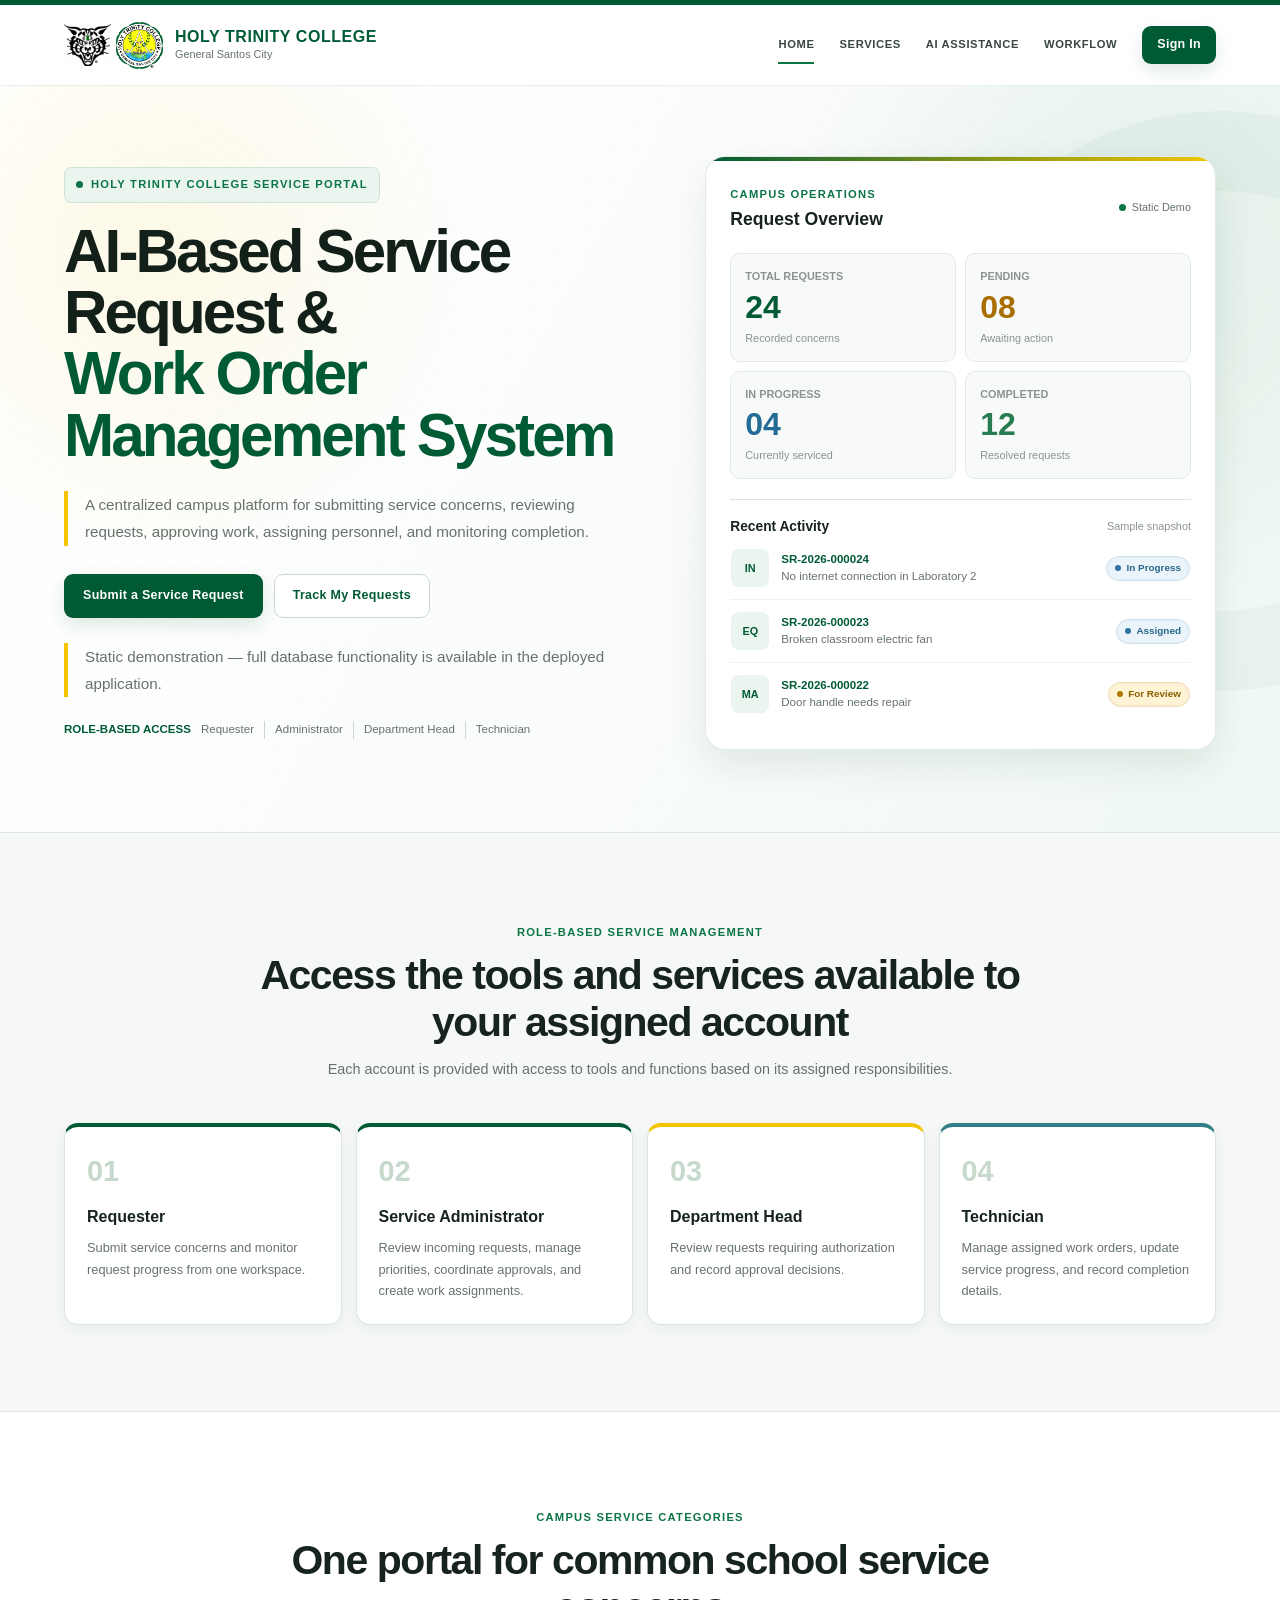
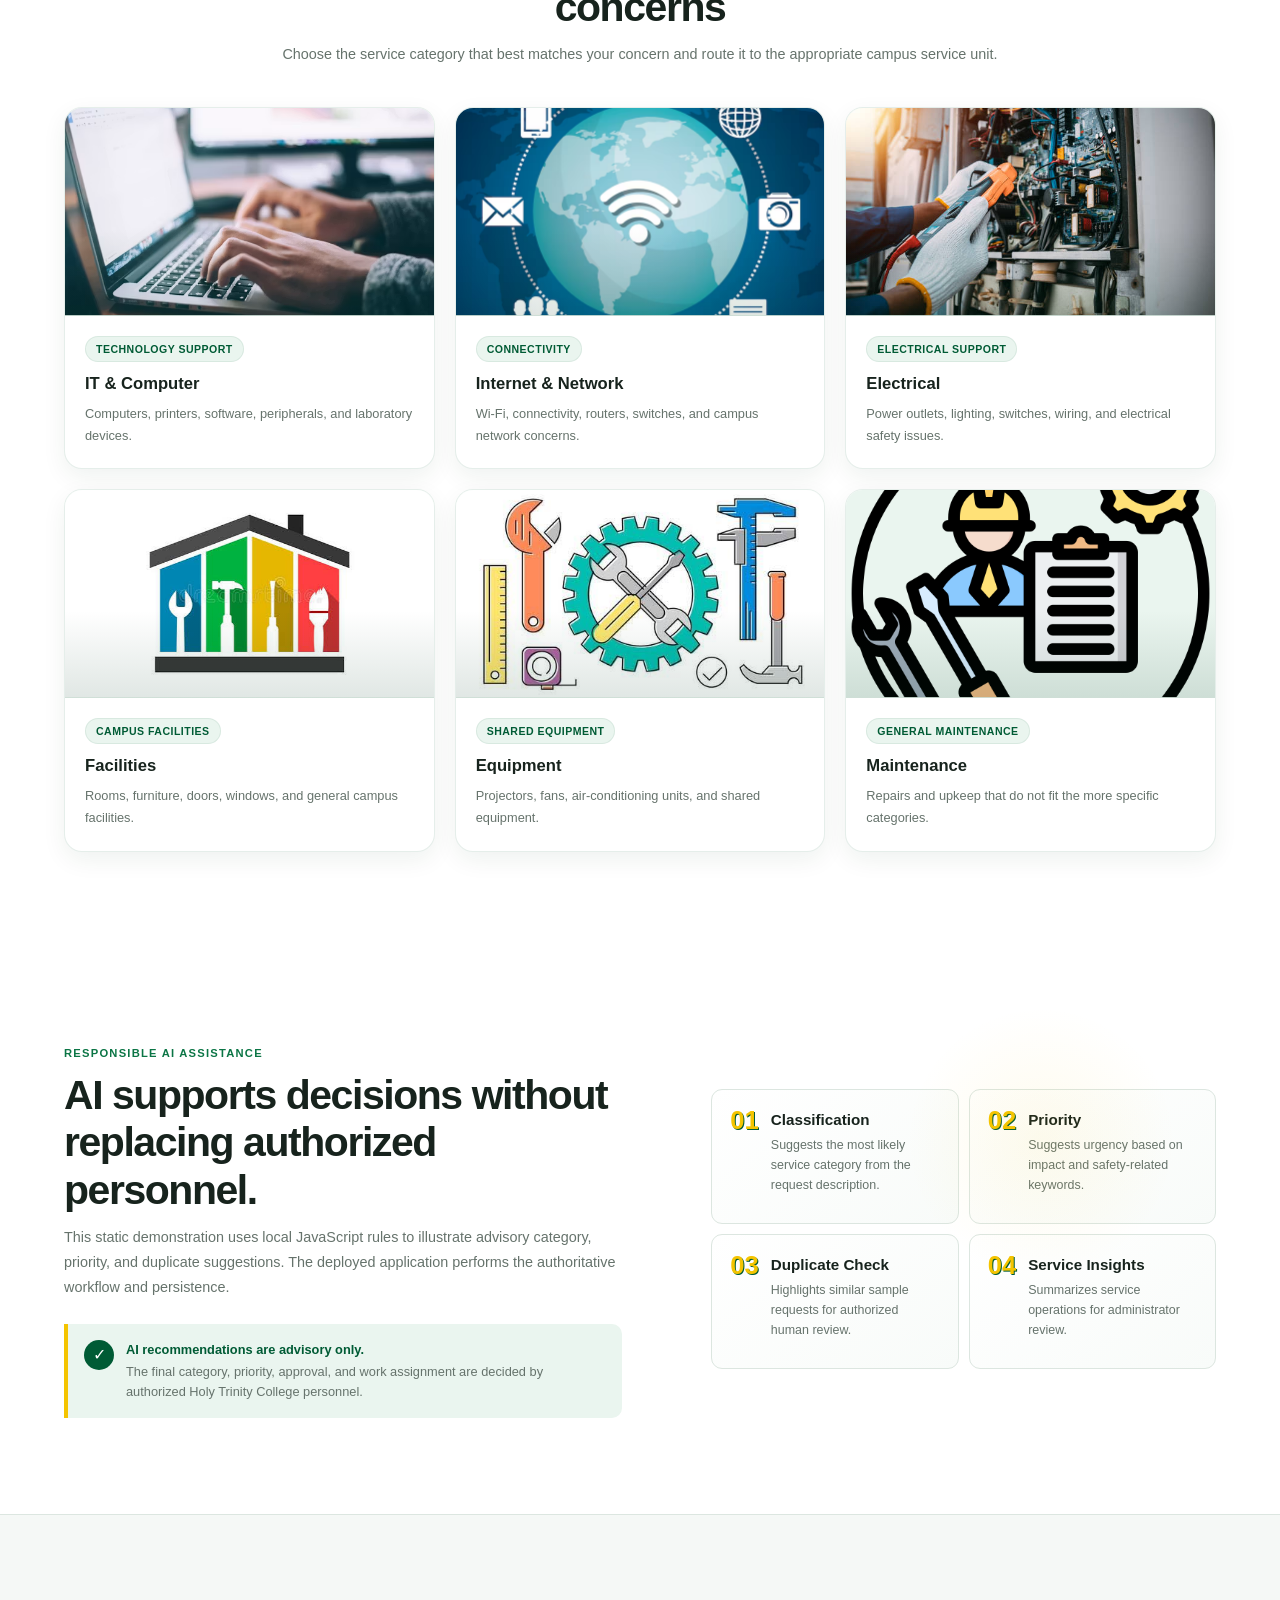
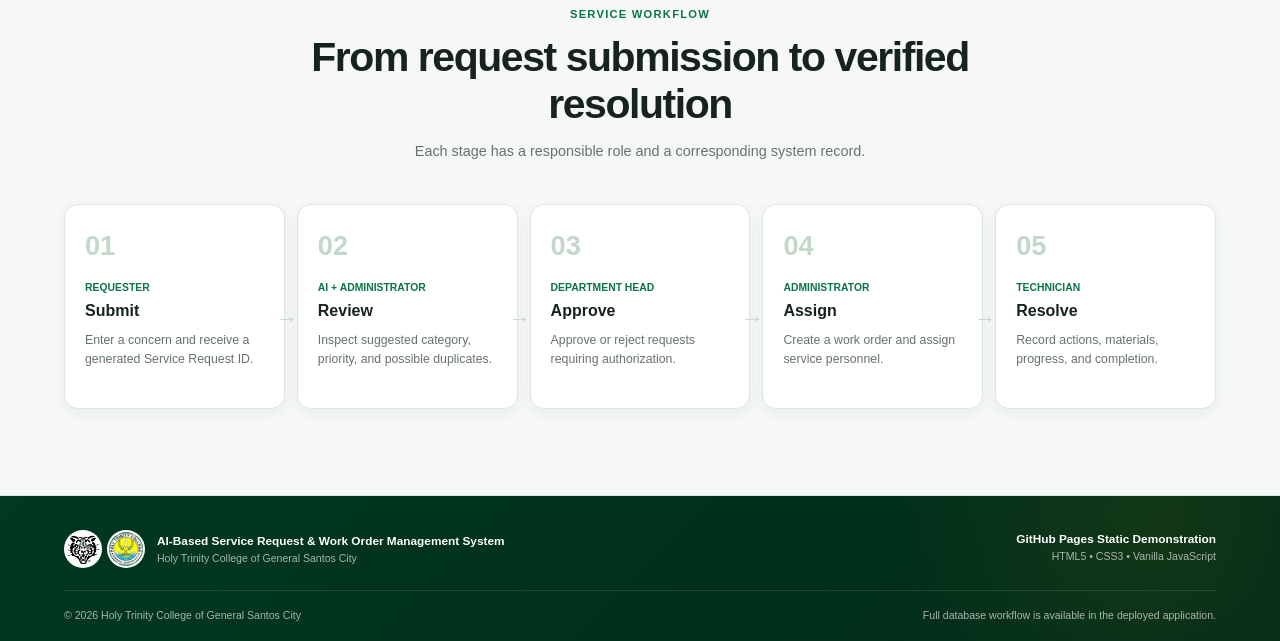
<file: index.html>
<!DOCTYPE html>
<html lang="en">
<head>
  <meta charset="UTF-8">
  <meta name="viewport" content="width=device-width, initial-scale=1.0">
  <meta name="description" content="AI-Based Service Request and Work Order Management System of Holy Trinity College of General Santos City.">
  <title>HTC Service Request Portal</title>
  <link rel="stylesheet" href="css/style.css">
</head>
<body>
  <a class="skip-link" href="#mainContent">Skip to main content</a>

  <header class="site-header" id="siteHeader">
    <a class="brand" href="#home" aria-label="Holy Trinity College Service Portal home">
      <span class="brand-logos" aria-hidden="true">
        <img src="images/wildcatslogo.png" alt="Holy Trinity College Wildcats Logo">
        <img src="images/htclogo.png" alt="Holy Trinity College Seal">
      </span>
      <span class="brand-copy">
        <strong>HOLY TRINITY COLLEGE</strong>
        <small>General Santos City</small>
      </span>
    </a>

    <button class="menu-button" id="menuButton" type="button" aria-label="Open navigation" aria-controls="mainNav" aria-expanded="false">
      <span></span><span></span><span></span>
    </button>

    <nav class="main-nav" id="mainNav" aria-label="Main navigation">
      <a class="public-nav-link active" href="#home">Home</a>
      <a class="public-nav-link" href="#services">Services</a>
      <a class="public-nav-link" href="#ai-assistance">AI Assistance</a>
      <a class="public-nav-link" href="#workflow">Workflow</a>
      <a id="workspaceNavLink" href="#workspace" hidden>My Workspace</a>
      <button class="button button-small button-primary" id="signInButton" type="button">Sign In</button>
    </nav>
  </header>

  <main id="mainContent">
    <div id="publicContent">
      <section class="hero" id="home">
        <div class="section-shell hero-grid">
          <div class="hero-copy">
            <span class="eyebrow"><i></i> Holy Trinity College Service Portal</span>
            <h1>AI-Based Service Request &amp; <em>Work Order Management System</em></h1>
            <p>A centralized campus platform for submitting service concerns, reviewing requests, approving work, assigning personnel, and monitoring completion.</p>
            <div class="hero-actions">
              <button class="button button-primary" id="heroAccessButton" type="button">Submit a Service Request</button>
              <button class="button button-secondary" id="heroTrackButton" type="button">Track My Requests</button>
            </div>
            <p class="static-demo-note" role="note">Static demonstration — full database functionality is available in the deployed application.</p>
            <div class="audience-list" aria-label="System users">
              <strong>Role-based access</strong>
              <span>Requester</span><span>Administrator</span><span>Department Head</span><span>Technician</span>
            </div>
          </div>

          <aside class="overview-card" aria-label="Service overview">
            <div class="overview-heading">
              <div><small>Campus Operations</small><h2>Request Overview</h2></div>
              <span class="live-indicator"><i></i> Static Demo</span>
            </div>
            <div class="metric-grid">
              <article><span>Total Requests</span><strong id="publicTotalMetric">24</strong><small>Recorded concerns</small></article>
              <article class="metric-pending"><span>Pending</span><strong id="publicPendingMetric">08</strong><small>Awaiting action</small></article>
              <article class="metric-progress"><span>In Progress</span><strong id="publicProgressMetric">04</strong><small>Currently serviced</small></article>
              <article class="metric-completed"><span>Completed</span><strong id="publicCompletedMetric">12</strong><small>Resolved requests</small></article>
            </div>
            <div class="activity-list">
              <div class="activity-heading"><h3>Recent Activity</h3><span>Sample snapshot</span></div>
              <div id="publicRecentActivity"></div>
            </div>
          </aside>
        </div>
      </section>

      <section class="role-preview-section">
        <div class="section-shell">
          <div class="section-heading">
            <span>Role-Based Service Management</span>
            <h2>Access the tools and services available to your assigned account</h2>
            <p>Each account is provided with access to tools and functions based on its assigned responsibilities.</p>
          </div>
          <div class="role-preview-grid">
            <article><span>01</span><h3>Requester</h3><p>Submit service concerns and monitor request progress from one workspace.</p></article>
            <article><span>02</span><h3>Service Administrator</h3><p>Review incoming requests, manage priorities, coordinate approvals, and create work assignments.</p></article>
            <article><span>03</span><h3>Department Head</h3><p>Review requests requiring authorization and record approval decisions.</p></article>
            <article><span>04</span><h3>Technician</h3><p>Manage assigned work orders, update service progress, and record completion details.</p></article>
          </div>
        </div>
      </section>

      <section class="services-section" id="services">
        <div class="section-shell">
          <div class="section-heading">
            <span>Campus Service Categories</span>
            <h2>One portal for common school service concerns</h2>
            <p>Choose the service category that best matches your concern and route it to the appropriate campus service unit.</p>
          </div>
          <div class="service-grid">
            <article class="service-card"><div class="service-card-media"><img src="images/itcomputer.jpg" alt="IT and Computer service" loading="lazy" decoding="async"></div><div class="service-card-body"><span class="service-card-label">Technology Support</span><h3>IT &amp; Computer</h3><p>Computers, printers, software, peripherals, and laboratory devices.</p></div></article>
            <article class="service-card"><div class="service-card-media"><img src="images/net.jpg" alt="Internet and Network service" loading="lazy" decoding="async"></div><div class="service-card-body"><span class="service-card-label">Connectivity</span><h3>Internet &amp; Network</h3><p>Wi-Fi, connectivity, routers, switches, and campus network concerns.</p></div></article>
            <article class="service-card"><div class="service-card-media"><img src="images/electrical.jpg" alt="Electrical service" loading="lazy" decoding="async"></div><div class="service-card-body"><span class="service-card-label">Electrical Support</span><h3>Electrical</h3><p>Power outlets, lighting, switches, wiring, and electrical safety issues.</p></div></article>
            <article class="service-card"><div class="service-card-media"><img src="images/faci.jpg" alt="Facilities service" loading="lazy" decoding="async"></div><div class="service-card-body"><span class="service-card-label">Campus Facilities</span><h3>Facilities</h3><p>Rooms, furniture, doors, windows, and general campus facilities.</p></div></article>
            <article class="service-card"><div class="service-card-media"><img src="images/equip.jpg" alt="Equipment service" loading="lazy" decoding="async"></div><div class="service-card-body"><span class="service-card-label">Shared Equipment</span><h3>Equipment</h3><p>Projectors, fans, air-conditioning units, and shared equipment.</p></div></article>
            <article class="service-card"><div class="service-card-media"><img src="images/maint.jpg" alt="Maintenance service" loading="lazy" decoding="async"></div><div class="service-card-body"><span class="service-card-label">General Maintenance</span><h3>Maintenance</h3><p>Repairs and upkeep that do not fit the more specific categories.</p></div></article>
          </div>
        </div>
      </section>

      <section class="ai-section section-shell" id="ai-assistance">
        <div class="ai-copy">
          <span class="section-label">Responsible AI Assistance</span>
          <h2>AI supports decisions without replacing authorized personnel.</h2>
          <p>This static demonstration uses local JavaScript rules to illustrate advisory category, priority, and duplicate suggestions. The deployed application performs the authoritative workflow and persistence.</p>
          <div class="human-review">
            <span>✓</span>
            <p><strong>AI recommendations are advisory only.</strong> The final category, priority, approval, and work assignment are decided by authorized Holy Trinity College personnel.</p>
          </div>
        </div>
        <div class="ai-capabilities">
          <article><span>01</span><div><h3>Classification</h3><p>Suggests the most likely service category from the request description.</p></div></article>
          <article><span>02</span><div><h3>Priority</h3><p>Suggests urgency based on impact and safety-related keywords.</p></div></article>
          <article><span>03</span><div><h3>Duplicate Check</h3><p>Highlights similar sample requests for authorized human review.</p></div></article>
          <article><span>04</span><div><h3>Service Insights</h3><p>Summarizes service operations for administrator review.</p></div></article>
        </div>
      </section>

      <section class="workflow-section" id="workflow">
        <div class="section-shell">
          <div class="section-heading">
            <span>Service Workflow</span>
            <h2>From request submission to verified resolution</h2>
            <p>Each stage has a responsible role and a corresponding system record.</p>
          </div>
          <ol class="workflow-list">
            <li><span>01</span><small>Requester</small><h3>Submit</h3><p>Enter a concern and receive a generated Service Request ID.</p></li>
            <li><span>02</span><small>AI + Administrator</small><h3>Review</h3><p>Inspect suggested category, priority, and possible duplicates.</p></li>
            <li><span>03</span><small>Department Head</small><h3>Approve</h3><p>Approve or reject requests requiring authorization.</p></li>
            <li><span>04</span><small>Administrator</small><h3>Assign</h3><p>Create a work order and assign service personnel.</p></li>
            <li><span>05</span><small>Technician</small><h3>Resolve</h3><p>Record actions, materials, progress, and completion.</p></li>
          </ol>
        </div>
      </section>
    </div>

    <section class="workspace-section" id="workspace" hidden>
      <div class="workspace-shell">
        <aside class="workspace-sidebar" id="workspaceSidebar">
          <div class="workspace-brand">
            <img src="images/htclogo.png" alt="Holy Trinity College Logo">
            <div><strong>HTC Service Portal</strong><small>Role Workspace</small></div>
          </div>

          <div class="workspace-user">
            <div class="workspace-avatar" id="workspaceAvatar">GU</div>
            <div><small>Signed in as</small><strong id="workspaceUserName">Guest User</strong><span id="workspaceUserEmail">user@online.htcgsc.edu.ph</span></div>
          </div>

          <div class="workspace-role-card"><small>Assigned Role</small><strong id="workspaceRoleName">Role</strong></div>
          <nav class="workspace-navigation" id="workspaceNavigation" aria-label="Role workspace navigation"></nav>
          <button class="workspace-signout" id="signOutButton" type="button">Sign Out</button>
        </aside>

        <div class="workspace-main">
          <header class="workspace-header">
            <div class="workspace-heading-wrap">
              <button class="sidebar-toggle" id="sidebarToggle" type="button" aria-label="Toggle workspace navigation" aria-controls="workspaceSidebar" aria-expanded="false">☰</button>
              <div><span id="workspaceBreadcrumb">Service Portal / Workspace</span><h2 id="workspacePageTitle">Overview</h2></div>
            </div>
            <div class="workspace-header-actions">
              <button class="icon-button notification-button" id="notificationButton" type="button" aria-label="Show notifications">
                <span aria-hidden="true">🔔</span><b id="notificationCount">0</b>
              </button>
              <div class="workspace-date"><small>Today</small><strong id="workspaceDate"></strong></div>
            </div>
          </header>

          <div class="notification-panel" id="notificationPanel" hidden>
            <div class="notification-panel-header"><div><small>NOTIFICATION</small><h3>Recent updates</h3></div><button class="icon-button" id="closeNotificationPanel" type="button" aria-label="Close notifications">×</button></div>
            <div id="notificationList" class="notification-list"></div>
          </div>

          <!-- REQUESTER -->
          <div class="role-interface" data-role="requester" hidden>
            <section class="workspace-view" data-view="requester-overview">
              <div class="welcome-banner">
                <div><small>Requester Workspace</small><h3>Welcome, <span data-user-name>User</span></h3><p>Submit campus service concerns and monitor records connected to your account.</p></div>
                <button class="button button-light" type="button" data-open-request-modal>+ New Service Request</button>
              </div>

              <div class="dashboard-grid four">
                <article class="stat-card"><div class="stat-icon">SR</div><div><small>My Requests</small><strong id="requesterTotalMetric">00</strong><p>Requests linked to your account</p></div></article>
                <article class="stat-card"><div class="stat-icon amber">PD</div><div><small>Pending / Review</small><strong id="requesterPendingMetric">00</strong><p>Awaiting authorized action</p></div></article>
                <article class="stat-card"><div class="stat-icon blue">IP</div><div><small>In Progress</small><strong id="requesterProgressMetric">00</strong><p>Currently being serviced</p></div></article>
                <article class="stat-card"><div class="stat-icon green">OK</div><div><small>Completed</small><strong id="requesterCompletedMetric">00</strong><p>Resolved concerns</p></div></article>
              </div>

              <div class="dashboard-split">
                <article class="panel-card">
                  <div class="panel-title"><div><small>Quick Actions</small><h3>Manage your requests</h3></div></div>
                  <div class="quick-action-grid">
                    <button class="quick-action" type="button" data-open-request-modal><span>＋</span><strong>Submit Request</strong><small>Report a new concern</small></button>
                    <button class="quick-action" type="button" data-workspace-link="requester-records"><span>⌕</span><strong>Track Request</strong><small>View request status</small></button>
                    <button class="quick-action" type="button" data-open-notifications><span>🔔</span><strong>Notifications</strong><small>See recent updates</small></button>
                  </div>
                </article>
                <article class="panel-card">
                  <div class="panel-title"><div><small>Latest Activity</small><h3>My recent requests</h3></div><button class="text-button" type="button" data-workspace-link="requester-records">View all</button></div>
                  <div class="compact-list" id="requesterRecentList"></div>
                </article>
              </div>
            </section>

            <section class="workspace-view" data-view="requester-new" hidden>
              <div class="empty-action-card">
                <div class="empty-icon">＋</div>
                <span class="section-label">SERVICE_REQUEST</span>
                <h3>Create a new service request</h3>
                <p>Use the modal form to enter requester details, category, concern details, location, priority preference, report date, and an optional attachment.</p>
                <button class="button button-primary" type="button" data-open-request-modal>+ New Service Request</button>
              </div>
            </section>

            <section class="workspace-view" data-view="requester-records" hidden>
              <div class="panel-card ai-result-card" id="latestAiCard" hidden>
                <div class="ai-result-heading"><div><small>Latest Advisory Recommendation</small><h3>AI-assisted request review</h3></div><span class="demo-chip">STATIC DEMO</span></div>
                <div class="ai-result-grid">
                  <div><small>Suggested Category</small><strong id="latestAiCategory">—</strong></div>
                  <div><small>Suggested Priority</small><strong id="latestAiPriority">—</strong></div>
                  <div><small>Possible Duplicate</small><strong id="latestAiDuplicate">—</strong></div>
                </div>
                <p>AI recommendations are advisory only. The final decision is made by authorized school personnel.</p>
              </div>

              <div class="table-card panel-card">
                <div class="table-heading">
                  <div><small>Requester Records</small><h3>My Service Requests</h3></div>
                  <button class="button button-small button-primary" type="button" data-open-request-modal>+ New Request</button>
                </div>
                <div class="table-tools">
                  <label class="search-control"><span>⌕</span><input id="requestSearchInput" type="search" placeholder="Search by ID, title, category, or location" aria-label="Search my requests"></label>
                  <label class="filter-control"><span>Status</span><select id="requestStatusFilter" aria-label="Filter requests by status"><option value="all">All statuses</option><option>Pending</option><option>For Review</option><option>Awaiting Approval</option><option>Approved</option><option>Assigned</option><option>In Progress</option><option>Completed</option><option>Rejected</option></select></label>
                  <span class="record-count" id="requestRecordCount">0 Records</span>
                </div>
                <div class="table-scroll">
                  <table>
                    <thead><tr><th>Request ID</th><th>Request Title</th><th>Category</th><th>Location</th><th>Priority</th><th>Status</th><th>Date</th><th>Action</th></tr></thead>
                    <tbody id="serviceRequestTableBody"></tbody>
                  </table>
                </div>
                <div class="table-empty" id="requestEmptyState" hidden><strong>No matching requests</strong><span>Try changing the search text or status filter.</span></div>
              </div>
            </section>
          </div>

          <!-- ADMINISTRATOR -->
          <div class="role-interface" data-role="administrator" hidden>
            <section class="workspace-view" data-view="administrator-overview">
              <div class="welcome-banner admin-banner">
                <div><small>Service Administrator / Coordinator</small><h3>Operations dashboard</h3><p>Review service requests, evaluate advisory recommendations, and coordinate work assignments.</p></div>
                <button class="button button-light" type="button" data-workspace-link="administrator-review">Open Request Queue</button>
              </div>
              <div class="dashboard-grid four">
                <article class="stat-card"><div class="stat-icon">RQ</div><div><small>Request Queue</small><strong id="adminQueueMetric">00</strong><p>Requests needing review</p></div></article>
                <article class="stat-card"><div class="stat-icon amber">AP</div><div><small>Awaiting Approval</small><strong id="adminApprovalMetric">00</strong><p>Forwarded for authorization</p></div></article>
                <article class="stat-card"><div class="stat-icon red">HI</div><div><small>High Priority</small><strong id="adminHighMetric">00</strong><p>High or urgent requests</p></div></article>
                <article class="stat-card"><div class="stat-icon blue">WO</div><div><small>Work Orders</small><strong id="adminWorkOrderMetric">00</strong><p>Current work records</p></div></article>
              </div>
              <div class="dashboard-split">
                <article class="panel-card"><div class="panel-title"><div><small>AI Recommendations</small><h3>Items needing human review</h3></div><span class="demo-chip">ADVISORY</span></div><div class="compact-list" id="adminAiSummary"></div></article>
                <article class="panel-card"><div class="panel-title"><div><small>Database Alignment</small><h3>Administrative records</h3></div></div><div class="entity-chips"><span>SERVICE_REQUEST</span><span>AI_RECOMMENDATION</span><span>WORK_ORDER</span><span>ASSIGNMENT</span><span>SCHOOL_PERSONNEL</span></div></article>
              </div>
            </section>

            <section class="workspace-view" data-view="administrator-review" hidden>
              <div class="table-card panel-card">
                <div class="table-heading"><div><small>Request Management</small><h3>Review Queue &amp; AI Recommendations</h3></div><span class="record-count" id="adminReviewCount">0 Records</span></div>
                <div class="table-tools"><label class="search-control"><span>⌕</span><input id="adminRequestSearch" type="search" placeholder="Search request queue" aria-label="Search request queue"></label><span class="helper-text">Review AI suggestions before forwarding a request.</span></div>
                <div class="table-scroll">
                  <table><thead><tr><th>Request ID</th><th>Title</th><th>AI Category</th><th>AI Priority</th><th>Duplicate Check</th><th>Status</th><th>Action</th></tr></thead><tbody id="adminReviewTableBody"></tbody></table>
                </div>
              </div>
            </section>

            <section class="workspace-view" data-view="administrator-work-orders" hidden>
              <div class="content-grid form-and-table">
                <div class="panel-card form-panel">
                  <div class="panel-title"><div><small>WORK_ORDER + ASSIGNMENT</small><h3>Create / Update Work Order</h3></div><span class="entity-badge">Administrator</span></div>
                  <form class="record-form workspace-form" id="workOrderForm">
                    <div class="form-grid">
                      <div class="field-group"><label for="workOrderId">Work Order ID</label><input id="workOrderId" type="text" placeholder="Auto-generated for new record" pattern="WO-[0-9]{4}-[0-9]{4}" aria-describedby="workOrderIdHelp"><small id="workOrderIdHelp">Leave blank to create a new work order.</small></div>
                      <div class="field-group"><label for="workOrderRequestId">Service Request ID *</label><input id="workOrderRequestId" type="text" placeholder="SR-2026-000025" pattern="SR-[0-9]{4}-[0-9]{6}" required></div>
                      <div class="field-group"><label for="assignedTechnician">Assigned Technician / Personnel *</label><select id="assignedTechnician" required><option value="">Select personnel</option><option>Alex Rivera</option><option>Jamie Santos</option><option>Patricia Cruz</option><option>IT Support Team</option><option>Facilities Team</option><option>Electrical Team</option><option>Maintenance Team</option></select></div>
                      <div class="field-group"><label for="serviceUnit">Department / Service Unit *</label><select id="serviceUnit" required><option value="">Select service unit</option><option>Information Technology Office</option><option>Facilities Management</option><option>Electrical Services</option><option>Maintenance Services</option></select></div>
                      <div class="field-group full-width"><label for="workDescription">Work Description *</label><textarea id="workDescription" rows="3" minlength="10" maxlength="500" placeholder="Describe the work to be performed." required></textarea></div>
                      <div class="field-group"><label for="workStatus">Work Status *</label><select id="workStatus" required><option>Assigned</option><option>In Progress</option><option>On Hold</option><option>Completed</option></select></div>
                      <div class="field-group"><label for="completionDate">Completion Date</label><input id="completionDate" type="date"></div>
                      <div class="field-group full-width"><label for="actionTaken">Action Taken</label><textarea id="actionTaken" rows="2" maxlength="500" placeholder="Record actions already performed, if any."></textarea></div>
                      <div class="field-group full-width"><label for="materialsUsed">Materials / Resources Used</label><textarea id="materialsUsed" rows="2" maxlength="300" placeholder="Example: LAN cable, RJ45 connector, replacement switch"></textarea></div>
                      <div class="field-group full-width"><label for="technicianRemarks">Technician Remarks</label><textarea id="technicianRemarks" rows="2" maxlength="300" placeholder="Optional notes, observations, or follow-up requirements"></textarea></div>
                    </div>
                    <div class="form-actions"><button class="button button-secondary" type="reset">Clear</button><button class="button button-primary" type="submit">Save Work Order</button></div>
                  </form>
                </div>

                <div class="table-card panel-card">
                  <div class="table-heading"><div><small>Work Order Records</small><h3>Current Work Orders</h3></div><span class="record-count" id="workOrderRecordCount">0 Records</span></div>
                  <div class="table-scroll"><table><thead><tr><th>Work Order ID</th><th>Request ID</th><th>Assigned Personnel</th><th>Service Unit</th><th>Status</th><th>Completion</th><th>Action</th></tr></thead><tbody id="workOrderTableBody"></tbody></table></div>
                </div>
              </div>
            </section>

            <section class="workspace-view" data-view="administrator-access" hidden>
              <div class="content-grid form-and-table">
                <div class="panel-card form-panel">
                  <div class="panel-title"><div><small>SCHOOL_PERSONNEL</small><h3>Personnel Access</h3></div><span class="entity-badge">STATIC DEMO</span></div>
                  <form class="record-form workspace-form" id="personnelAccessForm">
                    <div class="form-grid">
                      <div class="field-group"><label for="personnelName">Personnel Name *</label><input id="personnelName" type="text" minlength="3" required></div>
                      <div class="field-group"><label for="personnelEmail">School Email *</label><input id="personnelEmail" type="email" placeholder="name@online.htcgsc.edu.ph" required></div>
                      <div class="field-group"><label for="personnelDepartment">Department *</label><select id="personnelDepartment" required><option value="">Select department</option><option>Information Technology Office</option><option>Facilities Management</option><option>Electrical Services</option><option>Maintenance Services</option><option>Administration Office</option></select></div>
                      <div class="field-group"><label for="personnelRole">System Role *</label><select id="personnelRole" required><option value="">Select role</option><option>Service Administrator</option><option>Department Head / Authorized Approver</option><option>Service Personnel / Technician</option></select></div>
                      <fieldset class="field-group full-width checkbox-field"><legend>Access Rights *</legend><label><input type="checkbox" name="accessRights" value="Review Requests"> Review Requests</label><label><input type="checkbox" name="accessRights" value="Approve Requests"> Approve Requests</label><label><input type="checkbox" name="accessRights" value="Manage Work Orders"> Manage Work Orders</label><label><input type="checkbox" name="accessRights" value="Update Work"> Update Work</label><small class="field-error" id="permissionError" role="alert"></small></fieldset>
                      <div class="field-group"><label for="personnelStatus">Account Status *</label><select id="personnelStatus" required><option>Active</option><option>Inactive</option></select></div>
                    </div>
                    <div class="form-actions"><button class="button button-secondary" type="reset">Reset</button><button class="button button-primary" type="submit">Add Personnel</button></div>
                  </form>
                </div>
                <div class="table-card panel-card"><div class="table-heading"><div><small>Personnel Records</small><h3>School Personnel</h3></div><span class="record-count" id="personnelRecordCount">0 Records</span></div><div class="table-scroll"><table><thead><tr><th>Personnel ID</th><th>Name</th><th>Email</th><th>Department</th><th>Role</th><th>Status</th></tr></thead><tbody id="personnelTableBody"></tbody></table></div></div>
              </div>
            </section>
          </div>

          <!-- APPROVER -->
          <div class="role-interface" data-role="approver" hidden>
            <section class="workspace-view" data-view="approver-overview">
              <div class="welcome-banner approver-banner"><div><small>Department Head / Authorized Approver</small><h3>Approval dashboard</h3><p>Review requests requiring authorization and record the final approval decision.</p></div><button class="button button-light" type="button" data-workspace-link="approver-queue">Review Requests</button></div>
              <div class="dashboard-grid three">
                <article class="stat-card"><div class="stat-icon amber">AP</div><div><small>Awaiting Approval</small><strong id="approverPendingMetric">00</strong><p>Requests needing a decision</p></div></article>
                <article class="stat-card"><div class="stat-icon green">OK</div><div><small>Approved</small><strong id="approverApprovedMetric">00</strong><p>Approved sample records</p></div></article>
                <article class="stat-card"><div class="stat-icon red">NO</div><div><small>Rejected</small><strong id="approverRejectedMetric">00</strong><p>Rejected sample records</p></div></article>
              </div>
              <div class="info-card"><h3>Human authorization remains final</h3><p>AI recommendations are visible for context, but the Department Head / Authorized Approver records the actual approval decision.</p></div>
            </section>

            <section class="workspace-view" data-view="approver-queue" hidden>
              <div class="table-card panel-card">
                <div class="table-heading"><div><small>APPROVAL</small><h3>Requests for Approval</h3></div><span class="record-count" id="approvalRecordCount">0 Records</span></div>
                <div class="table-scroll"><table><thead><tr><th>Request ID</th><th>Title</th><th>Category</th><th>Priority</th><th>AI Note</th><th>Status</th><th>Decision</th></tr></thead><tbody id="approvalTableBody"></tbody></table></div>
              </div>
            </section>

            <section class="workspace-view" data-view="approver-history" hidden>
              <div class="table-card panel-card"><div class="table-heading"><div><small>Decision Records</small><h3>Approval History</h3></div><span class="record-count" id="approvalHistoryCount">0 Records</span></div><div class="table-scroll"><table><thead><tr><th>Request ID</th><th>Decision</th><th>Decision Date</th><th>Remarks</th></tr></thead><tbody id="approvalHistoryTableBody"></tbody></table></div></div>
            </section>
          </div>

          <!-- TECHNICIAN -->
          <div class="role-interface" data-role="technician" hidden>
            <section class="workspace-view" data-view="technician-overview">
              <div class="welcome-banner technician-banner"><div><small>Service Personnel / Technician</small><h3>Assigned service work</h3><p>View assigned work orders and record progress, materials, actions, and completion details.</p></div><button class="button button-light" type="button" data-workspace-link="technician-assigned">View Assignments</button></div>
              <div class="dashboard-grid four">
                <article class="stat-card"><div class="stat-icon">WO</div><div><small>Assigned Work</small><strong id="technicianAssignedMetric">00</strong><p>Work orders in your queue</p></div></article>
                <article class="stat-card"><div class="stat-icon blue">IP</div><div><small>In Progress</small><strong id="technicianProgressMetric">00</strong><p>Active work</p></div></article>
                <article class="stat-card"><div class="stat-icon amber">OH</div><div><small>On Hold</small><strong id="technicianHoldMetric">00</strong><p>Waiting for follow-up</p></div></article>
                <article class="stat-card"><div class="stat-icon green">OK</div><div><small>Completed</small><strong id="technicianCompletedMetric">00</strong><p>Finished work records</p></div></article>
              </div>
              <div class="info-card"><h3>Technician access</h3><p>This workspace only exposes assigned work orders, progress updates, and work history. Administrative and approval tools remain hidden.</p></div>
            </section>

            <section class="workspace-view" data-view="technician-assigned" hidden>
              <div class="table-card panel-card">
                <div class="table-heading"><div><small>ASSIGNMENT + WORK_ORDER</small><h3>Assigned Work Orders</h3></div><span class="record-count" id="technicianWorkCount">0 Records</span></div>
                <div class="table-scroll"><table><thead><tr><th>Work Order ID</th><th>Request ID</th><th>Work Description</th><th>Service Unit</th><th>Assigned To</th><th>Status</th><th>Action</th></tr></thead><tbody id="technicianWorkTableBody"></tbody></table></div>
              </div>
            </section>

            <section class="workspace-view" data-view="technician-update" hidden>
              <div class="content-grid form-and-table">
                <div class="panel-card form-panel">
                  <div class="panel-title"><div><small>WORK_ORDER UPDATE</small><h3>Update Service Work</h3></div><span class="entity-badge">Technician</span></div>
                  <form class="record-form workspace-form" id="progressUpdateForm">
                    <div class="form-grid">
                      <div class="field-group"><label for="progressWorkOrderId">Work Order ID *</label><input id="progressWorkOrderId" type="text" placeholder="WO-2026-0019" pattern="WO-[0-9]{4}-[0-9]{4}" required></div>
                      <div class="field-group"><label for="progressRequestId">Service Request ID *</label><input id="progressRequestId" type="text" placeholder="SR-2026-000025" pattern="SR-[0-9]{4}-[0-9]{6}" required></div>
                      <div class="field-group"><label for="progressTechnician">Assigned Technician / Personnel *</label><input id="progressTechnician" type="text" minlength="3" required></div>
                      <div class="field-group"><label for="progressServiceUnit">Department / Service Unit *</label><select id="progressServiceUnit" required><option value="">Select service unit</option><option>Information Technology Office</option><option>Facilities Management</option><option>Electrical Services</option><option>Maintenance Services</option></select></div>
                      <div class="field-group full-width"><label for="progressWorkDescription">Work Description *</label><textarea id="progressWorkDescription" rows="3" minlength="10" maxlength="500" required></textarea></div>
                      <div class="field-group"><label for="progressStatusInput">Work Status *</label><select id="progressStatusInput" required><option>Assigned</option><option>In Progress</option><option>On Hold</option><option>Completed</option></select></div>
                      <div class="field-group"><label for="progressCompletionDate">Completion Date</label><input id="progressCompletionDate" type="date"></div>
                      <div class="field-group full-width"><label for="progressActionTaken">Action Taken *</label><textarea id="progressActionTaken" rows="3" minlength="5" maxlength="500" placeholder="Describe the action performed." required></textarea></div>
                      <div class="field-group full-width"><label for="progressMaterials">Materials / Resources Used</label><textarea id="progressMaterials" rows="2" maxlength="300" placeholder="List materials or resources used"></textarea></div>
                      <div class="field-group full-width"><label for="progressRemarks">Technician Remarks</label><textarea id="progressRemarks" rows="2" maxlength="300" placeholder="Optional remarks or follow-up notes"></textarea></div>
                    </div>
                    <div class="form-actions"><button class="button button-secondary" type="reset">Reset</button><button class="button button-primary" type="submit">Update Work Order</button></div>
                  </form>
                </div>
                <div class="panel-card"><div class="panel-title"><div><small>Work History</small><h3>Recent Technician Updates</h3></div></div><div class="compact-list" id="technicianHistoryList"></div></div>
              </div>
            </section>

            <section class="workspace-view" data-view="technician-history" hidden>
              <div class="table-card panel-card"><div class="table-heading"><div><small>Completed / Updated Work</small><h3>Work History</h3></div><span class="record-count" id="technicianHistoryCount">0 Records</span></div><div class="table-scroll"><table><thead><tr><th>Work Order ID</th><th>Request ID</th><th>Status</th><th>Action Taken</th><th>Completion</th><th>Remarks</th></tr></thead><tbody id="technicianHistoryTableBody"></tbody></table></div></div>
            </section>
          </div>
        </div>
      </div>
    </section>
  </main>

  <footer class="site-footer" id="siteFooter">
    <div class="section-shell footer-main">
      <div class="footer-brand">
        <div class="footer-logos"><img src="images/wildcatslogo.png" alt="Wildcats Logo"><img src="images/htclogo.png" alt="Holy Trinity College Logo"></div>
        <div><strong>AI-Based Service Request &amp; Work Order Management System</strong><span>Holy Trinity College of General Santos City</span></div>
      </div>
      <div class="footer-note"><strong>GitHub Pages Static Demonstration</strong><span>HTML5 • CSS3 • Vanilla JavaScript</span></div>
    </div>
    <div class="section-shell footer-bottom"><span>© 2026 Holy Trinity College of General Santos City</span><span>Full database workflow is available in the deployed application.</span></div>
  </footer>

  <!-- LOGIN MODAL -->
  <div class="modal" id="loginModal" role="dialog" aria-modal="true" aria-labelledby="loginTitle" hidden>
    <div class="modal-backdrop" data-close-modal="loginModal"></div>
    <div class="modal-card modal-card-small" role="document">
      <button class="modal-close" type="button" aria-label="Close sign-in dialog" data-close-modal="loginModal">×</button>
      <div class="modal-heading centered"><img src="images/htclogo.png" alt="Holy Trinity College Logo" class="modal-logo"><span class="section-label">Role-Based Access</span><h2 id="loginTitle">Explore the service portal</h2><p>This GitHub Pages demonstration shows the role-based interface. Use the deployed application for real authentication and database workflows.</p></div>
      <form class="record-form" id="loginForm">
        <div class="field-group"><label for="loginName">Full Name *</label><input id="loginName" type="text" minlength="3" autocomplete="name" placeholder="Enter your full name" required></div>
        <div class="field-group"><label for="loginEmail">School Email *</label><input id="loginEmail" type="email" autocomplete="email" placeholder="name@online.htcgsc.edu.ph" required></div>
        <div class="field-group"><label for="loginPassword">Password *</label><div class="password-control"><input id="loginPassword" type="password" minlength="8" autocomplete="current-password" placeholder="Minimum 8 characters" required><button id="togglePasswordButton" type="button" aria-label="Show password">Show</button></div></div>
        <div class="field-group"><label for="loginRole">System Role *</label><select id="loginRole" required><option value="requester">Requester</option><option value="administrator">Service Administrator / Coordinator</option><option value="approver">Department Head / Authorized Approver</option><option value="technician">Service Personnel / Technician</option></select></div>
        <label class="remember-control"><input id="rememberMe" type="checkbox"> Remember my name and email on this device</label>
        <button class="button button-primary button-full" id="loginSubmitButton" type="submit"><span>Sign In</span></button>
      </form>
      <p class="prototype-note">Static demo notice: no real authentication, database, email, or server connection is used here.</p>
    </div>
  </div>

  <!-- SERVICE REQUEST MODAL -->
  <div class="modal" id="serviceRequestModal" role="dialog" aria-modal="true" aria-labelledby="serviceRequestModalTitle" hidden>
    <div class="modal-backdrop" data-close-modal="serviceRequestModal"></div>
    <div class="modal-card modal-card-wide" role="document">
      <div class="modal-topbar"><div><span class="section-label">SERVICE_REQUEST</span><h2 id="serviceRequestModalTitle">Submit a Service Request</h2><p>Fields marked with * are required.</p></div><button class="modal-close inline" type="button" aria-label="Close service request form" data-close-modal="serviceRequestModal">×</button></div>
      <form class="record-form" id="serviceRequestForm">
        <div class="form-section-heading"><span>1</span><div><strong>Requester Information</strong><small>Who is reporting the concern?</small></div></div>
        <div class="form-grid">
          <div class="field-group"><label for="requesterName">Requester Name *</label><input id="requesterName" type="text" minlength="3" autocomplete="name" required></div>
          <div class="field-group"><label for="requesterEmail">Email Address *</label><input id="requesterEmail" type="email" autocomplete="email" required></div>
          <div class="field-group"><label for="requesterTypeInput">Requester Type *</label><select id="requesterTypeInput" required><option value="">Select requester type</option><option>Student</option><option>Faculty</option><option>School Personnel</option></select></div>
          <div class="field-group"><label for="requestDepartment">Department / Program *</label><select id="requestDepartment" required><option value="">Select department or program</option><option>College of Engineering and Technology Education</option><option>College Department</option><option>Basic Education Department</option><option>Information Technology Office</option><option>Registrar's Office</option><option>Administration Office</option><option>Other School Office</option></select></div>
        </div>

        <div class="form-section-heading"><span>2</span><div><strong>Request Details</strong><small>Describe the concern clearly.</small></div></div>
        <div class="form-grid">
          <div class="field-group"><label for="requestCategory">Request Category *</label><select id="requestCategory" required><option value="">Select category</option><option value="AI Recommendation">Let the demo recommend</option><option>IT &amp; Computer</option><option>Internet &amp; Network</option><option>Electrical</option><option>Facilities</option><option>Equipment</option><option>Maintenance</option></select></div>
          <div class="field-group"><label for="requestPriority">Preferred Priority *</label><select id="requestPriority" required><option value="">Select priority</option><option>Low</option><option>Medium</option><option>High</option><option>Urgent</option></select></div>
          <div class="field-group full-width"><label for="requestTitle">Request Title *</label><input id="requestTitle" type="text" minlength="5" maxlength="100" placeholder="Example: No internet connection in Laboratory 2" required></div>
          <div class="field-group full-width"><label for="requestDescription">Detailed Description *</label><textarea id="requestDescription" rows="5" minlength="15" maxlength="500" placeholder="Describe what happened, when it started, and how it affects the area." aria-describedby="requestCharacterHelp" required></textarea><small id="requestCharacterHelp" class="character-help"><span id="requestCharacterCount">0</span>/500 characters</small></div>
          <div class="field-group"><label for="requestLocation">Location / Room *</label><input id="requestLocation" type="text" minlength="2" maxlength="80" placeholder="Example: Laboratory 2" required></div>
          <div class="field-group"><label for="requestDate">Date Reported *</label><input id="requestDate" type="date" required></div>
          <div class="field-group full-width"><label for="requestAttachment">Attachment / Photo</label><input id="requestAttachment" type="file" accept="image/png,image/jpeg,image/webp,application/pdf" aria-describedby="attachmentHelp"><small id="attachmentHelp">Optional. PNG, JPG, WEBP, or PDF up to 5 MB for this static demonstration.</small></div>
        </div>

        <div class="form-note"><span>✦</span><p><strong>AI-assisted demo</strong> JavaScript rules may suggest a category and priority and flag a possible duplicate. AI recommendations are advisory only. The final decision is made by authorized school personnel.</p></div>
        <div class="form-actions sticky-actions"><button class="button button-secondary" type="reset">Reset Form</button><button class="button button-primary" id="serviceRequestSubmitButton" type="submit">Submit Request</button></div>
      </form>
    </div>
  </div>

  <!-- DETAILS MODAL -->
  <div class="modal" id="detailsModal" role="dialog" aria-modal="true" aria-labelledby="detailsModalTitle" hidden>
    <div class="modal-backdrop" data-close-modal="detailsModal"></div>
    <div class="modal-card modal-card-medium" role="document">
      <div class="modal-topbar"><div><span class="section-label" id="detailsModalLabel">Record Details</span><h2 id="detailsModalTitle">Details</h2></div><button class="modal-close inline" type="button" aria-label="Close details" data-close-modal="detailsModal">×</button></div>
      <div class="detail-grid" id="detailsModalContent"></div>
      <div class="modal-footer-actions"><button class="button button-secondary" type="button" data-close-modal="detailsModal">Close</button></div>
    </div>
  </div>

  <!-- CONFIRMATION MODAL -->
  <div class="modal" id="confirmModal" role="dialog" aria-modal="true" aria-labelledby="confirmTitle" hidden>
    <div class="modal-backdrop" data-close-modal="confirmModal"></div>
    <div class="modal-card modal-card-small confirmation-card" role="document">
      <div class="confirm-icon" id="confirmIcon">?</div>
      <h2 id="confirmTitle">Confirm action</h2>
      <p id="confirmMessage">Are you sure?</p>
      <div class="confirm-actions"><button class="button button-secondary" type="button" data-close-modal="confirmModal">Cancel</button><button class="button button-primary" id="confirmActionButton" type="button">Confirm</button></div>
    </div>
  </div>

  <div class="toast-region" id="toastRegion" aria-live="polite" aria-atomic="false"></div>
  <script src="js/script.js"></script>
</body>
</html>
</file>
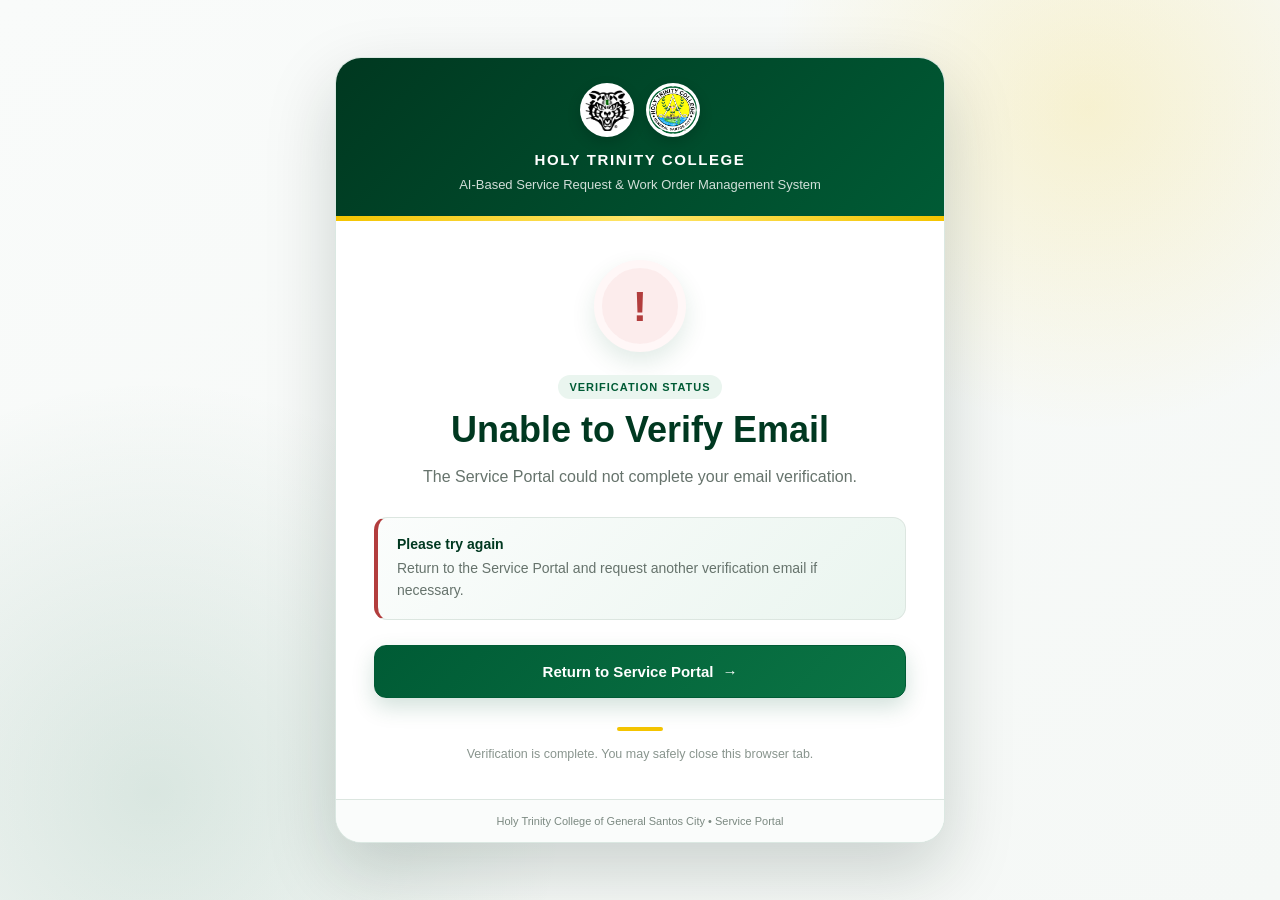
<file: src/main/webapp/verification-result.html>
<!DOCTYPE html>
<html lang="en">
<head>
  <meta charset="UTF-8">
  <meta name="viewport" content="width=device-width, initial-scale=1.0">

  <title>Email Verification | HTC Service Portal</title>

  <style>
    :root {
      --htc-green: #005b35;
      --htc-green-dark: #003820;
      --htc-green-mid: #0b7545;
      --htc-green-soft: #eaf5ef;
      --htc-gold: #f4c400;
      --htc-gold-soft: #fff8d9;

      --bg-light: #f5f8f6;
      --surface: #ffffff;

      --text-dark: #17231d;
      --text-muted: #66736c;

      --border: #dce6e0;

      --red: #b23d3d;
      --red-soft: #fcecec;

      --amber: #a96d00;
      --amber-soft: #fff3d6;

      --shadow-lg:
        0 28px 70px rgba(0, 35, 20, 0.18);
    }

    * {
      box-sizing: border-box;
    }

    html,
    body {
      margin: 0;
      min-height: 100%;
    }

    body {
      min-height: 100vh;

      font-family:
        Inter,
        "Segoe UI",
        Arial,
        Helvetica,
        sans-serif;

      color: var(--text-dark);

      background:
        radial-gradient(
          circle at 85% 12%,
          rgba(244, 196, 0, 0.16),
          transparent 24%
        ),
        radial-gradient(
          circle at 12% 88%,
          rgba(0, 91, 53, 0.12),
          transparent 30%
        ),
        linear-gradient(
          145deg,
          #f9fbfa,
          var(--bg-light)
        );

      display: flex;
      align-items: center;
      justify-content: center;

      padding: 34px 20px;
    }

    .verification-shell {
      width: 100%;
      max-width: 610px;
    }

    .verification-card {
      overflow: hidden;

      background: var(--surface);

      border:
        1px solid
        rgba(0, 91, 53, 0.14);

      border-radius: 26px;

      box-shadow: var(--shadow-lg);
    }

    .school-banner {
      position: relative;

      padding: 25px 30px 27px;

      color: #ffffff;

      background:
        linear-gradient(
          135deg,
          var(--htc-green-dark),
          var(--htc-green)
        );

      text-align: center;
    }

    .school-banner::after {
      content: "";

      position: absolute;

      left: 0;
      right: 0;
      bottom: 0;

      height: 5px;

      background:
        linear-gradient(
          90deg,
          var(--htc-gold),
          #ffe56a,
          var(--htc-gold)
        );
    }

    .school-logos {
      display: flex;
      justify-content: center;
      align-items: center;

      gap: 12px;

      margin-bottom: 14px;
    }

    .school-logos img {
      width: 54px;
      height: 54px;

      object-fit: contain;

      background: #ffffff;

      border-radius: 50%;

      padding: 3px;

      box-shadow:
        0 5px 14px
        rgba(0, 0, 0, 0.16);
    }

    .school-name {
      margin: 0;

      font-size: 15px;
      font-weight: 800;

      letter-spacing: 1.6px;

      text-transform: uppercase;
    }

    .system-name {
      margin: 7px auto 0;

      max-width: 470px;

      color:
        rgba(255, 255, 255, 0.82);

      font-size: 13px;
      line-height: 1.5;
    }

    .verification-content {
      padding: 39px 38px 35px;

      text-align: center;
    }

    .status-icon {
      width: 92px;
      height: 92px;

      margin: 0 auto 23px;

      display: flex;
      align-items: center;
      justify-content: center;

      border-radius: 50%;

      background: var(--htc-green-soft);

      border: 8px solid #f6fbf8;

      color: var(--htc-green);

      font-size: 43px;
      font-weight: 900;

      box-shadow:
        0 10px 25px
        rgba(0, 91, 53, 0.12);
    }

    .status-icon.pending {
      background: var(--amber-soft);
      border-color: #fffaf0;
      color: var(--amber);
    }

    .status-icon.error {
      background: var(--red-soft);
      border-color: #fff7f7;
      color: var(--red);
    }

    .verification-label {
      display: inline-flex;

      margin-bottom: 10px;

      padding: 6px 11px;

      border-radius: 999px;

      background: var(--htc-green-soft);

      color: var(--htc-green);

      font-size: 11px;
      font-weight: 800;

      letter-spacing: 1px;

      text-transform: uppercase;
    }

    h1 {
      margin: 0 0 13px;

      color: var(--htc-green-dark);

      font-size:
        clamp(27px, 5vw, 36px);

      line-height: 1.15;
    }

    .status-message {
      max-width: 480px;

      margin: 0 auto;

      color: var(--text-muted);

      font-size: 16px;
      line-height: 1.65;
    }

    .status-information {
      margin: 27px 0 25px;

      padding: 18px 19px;

      border:
        1px solid
        var(--border);

      border-left:
        4px solid
        var(--htc-green);

      border-radius: 13px;

      background:
        linear-gradient(
          135deg,
          #fbfdfc,
          var(--htc-green-soft)
        );

      text-align: left;
    }

    .status-information strong {
      display: block;

      margin-bottom: 6px;

      color: var(--htc-green-dark);

      font-size: 14px;
    }

    .status-information p {
      margin: 0;

      color: var(--text-muted);

      font-size: 14px;
      line-height: 1.55;
    }

    .portal-button {
      width: 100%;
      min-height: 53px;

      display: inline-flex;
      align-items: center;
      justify-content: center;

      gap: 9px;

      padding: 13px 22px;

      border: 1px solid var(--htc-green);
      border-radius: 12px;

      background:
        linear-gradient(
          135deg,
          var(--htc-green),
          var(--htc-green-mid)
        );

      color: #ffffff;

      font-size: 15px;
      font-weight: 800;

      text-decoration: none;

      box-shadow:
        0 9px 22px
        rgba(0, 91, 53, 0.18);

      transition:
        transform 170ms ease,
        box-shadow 170ms ease,
        background 170ms ease;
    }

    .portal-button:hover {
      transform: translateY(-2px);

      background:
        linear-gradient(
          135deg,
          var(--htc-green-dark),
          var(--htc-green)
        );

      box-shadow:
        0 13px 27px
        rgba(0, 91, 53, 0.24);
    }

    .portal-button:focus-visible {
      outline:
        3px solid
        rgba(244, 196, 0, 0.55);

      outline-offset: 4px;
    }

    .gold-detail {
      width: 46px;
      height: 4px;

      margin: 29px auto 14px;

      border-radius: 999px;

      background: var(--htc-gold);
    }

    .close-note {
      margin: 0;

      color: #89958e;

      font-size: 12.5px;
      line-height: 1.5;
    }

    .verification-footer {
      padding: 15px 25px;

      border-top:
        1px solid
        var(--border);

      background: #fafcfb;

      color: #7b8981;

      font-size: 11px;

      text-align: center;
    }

    @media (max-width: 580px) {
      body {
        padding: 18px 14px;
      }

      .school-banner {
        padding: 22px 20px 24px;
      }

      .verification-content {
        padding: 31px 22px 29px;
      }

      .school-logos img {
        width: 47px;
        height: 47px;
      }

      .status-icon {
        width: 82px;
        height: 82px;

        font-size: 38px;
      }
    }
  </style>
</head>

<body>

  <main class="verification-shell">

    <section
      class="verification-card"
      aria-live="polite"
    >

      <header class="school-banner">

        <div class="school-logos">
          <img
            src="images/wildcatslogo.png"
            alt="Holy Trinity College Wildcats Logo"
          >

          <img
            src="images/htclogo.png"
            alt="Holy Trinity College Seal"
          >
        </div>

        <p class="school-name">
          Holy Trinity College
        </p>

        <p class="system-name">
          AI-Based Service Request &amp;
          Work Order Management System
        </p>

      </header>

      <div class="verification-content">

        <div
          class="status-icon"
          id="statusIcon"
          aria-hidden="true"
        >
          &#10003;
        </div>

        <span
          class="verification-label"
          id="verificationLabel"
        >
          Account Verification
        </span>

        <h1 id="statusTitle">
          Email Successfully Verified
        </h1>

        <p
          class="status-message"
          id="statusMessage"
        >
          Your Holy Trinity College school email
          has been successfully verified.
        </p>

        <div
          class="status-information"
          id="statusInformation"
        >
          <strong id="statusBoxTitle">
            Verification complete
          </strong>

          <p id="statusBoxMessage">
            Your account is ready.
            You may now return to the Service Portal
            and sign in.
          </p>
        </div>

        <a
          class="portal-button"
          href="./"
          id="returnPortalButton"
        >
          <span>Return to Service Portal</span>
          <span aria-hidden="true">&#8594;</span>
        </a>

        <div class="gold-detail"></div>

        <p class="close-note">
          Verification is complete.
          You may safely close this browser tab.
        </p>

      </div>

      <footer class="verification-footer">
        Holy Trinity College of General Santos City
        &bull;
        Service Portal
      </footer>

    </section>

  </main>

  <script>
    (() => {
      const STORAGE_KEY =
        "htcEmailVerificationComplete";

      const params =
        new URLSearchParams(
          window.location.search
        );

      const result =
        params.get("status") || "error";

      const icon =
        document.getElementById(
          "statusIcon"
        );

      const label =
        document.getElementById(
          "verificationLabel"
        );

      const title =
        document.getElementById(
          "statusTitle"
        );

      const message =
        document.getElementById(
          "statusMessage"
        );

      const information =
        document.getElementById(
          "statusInformation"
        );

      const boxTitle =
        document.getElementById(
          "statusBoxTitle"
        );

      const boxMessage =
        document.getElementById(
          "statusBoxMessage"
        );

      const returnButton =
        document.getElementById(
          "returnPortalButton"
        );

      function setReturnDestination(status) {
        returnButton.href =
          "./?verified=" +
          encodeURIComponent(status);
      }

      function setSuccess() {
        icon.className =
          "status-icon";

        icon.innerHTML =
          "&#10003;";

        label.textContent =
          "Account Verification";

        title.textContent =
          "Email Successfully Verified";

        message.textContent =
          "Your Holy Trinity College school email has been successfully verified.";

        information.style.borderLeftColor =
          "#005b35";

        boxTitle.textContent =
          "Verification complete";

        boxMessage.textContent =
          "Your account is ready. You may now return to the Service Portal and sign in.";

        setReturnDestination(
          "success"
        );

        try {
          localStorage.setItem(
            STORAGE_KEY,
            String(Date.now())
          );
        } catch (error) {
          console.warn(
            "Unable to notify another Service Portal tab."
          );
        }
      }

      function setPending() {
        icon.className =
          "status-icon pending";

        icon.textContent =
          "!";

        label.textContent =
          "Account Authorization";

        title.textContent =
          "Email Verified";

        message.textContent =
          "Your Holy Trinity College school email has been successfully verified.";

        information.style.borderLeftColor =
          "#a96d00";

        boxTitle.textContent =
          "Authorization pending";

        boxMessage.textContent =
          "Your account is waiting for authorization before system access can be granted.";

        setReturnDestination(
          "pending"
        );
      }

      function setInvalid() {
        icon.className =
          "status-icon error";

        icon.textContent =
          "!";

        label.textContent =
          "Verification Status";

        title.textContent =
          "Verification Link Unavailable";

        message.textContent =
          "This verification link is invalid, expired, or has already been used.";

        information.style.borderLeftColor =
          "#b23d3d";

        boxTitle.textContent =
          "Verification could not continue";

        boxMessage.textContent =
          "Return to the Service Portal if you need to request another verification email.";

        setReturnDestination(
          "invalid"
        );
      }

      function setError() {
        icon.className =
          "status-icon error";

        icon.textContent =
          "!";

        label.textContent =
          "Verification Status";

        title.textContent =
          "Unable to Verify Email";

        message.textContent =
          "The Service Portal could not complete your email verification.";

        information.style.borderLeftColor =
          "#b23d3d";

        boxTitle.textContent =
          "Please try again";

        boxMessage.textContent =
          "Return to the Service Portal and request another verification email if necessary.";

        setReturnDestination(
          "error"
        );
      }

      if (result === "success") {
        setSuccess();
      } else if (result === "pending") {
        setPending();
      } else if (result === "invalid") {
        setInvalid();
      } else {
        setError();
      }
    })();
  </script>

</body>
</html>
</file>
<file: css/style.css>
/* =========================
   VARIABLES
========================= */
:root {
  --htc-green: #005b35;
  --htc-green-dark: #003820;
  --htc-green-mid: #0b7545;
  --htc-green-soft: #eaf5ef;
  --htc-gold: #f4c400;
  --htc-gold-soft: #fff8d9;
  --bg-light: #f5f8f6;
  --surface: #ffffff;
  --surface-muted: #f8faf9;
  --text-dark: #17231d;
  --text-muted: #66736c;
  --text-soft: #89958e;
  --border: #dce6e0;
  --border-strong: #c9d8cf;
  --blue: #246c96;
  --blue-soft: #eaf4fa;
  --amber: #a96d00;
  --amber-soft: #fff3d6;
  --red: #b23d3d;
  --red-soft: #fcecec;
  --violet: #6552a3;
  --violet-soft: #f1edff;
  --shadow-sm: 0 6px 18px rgba(0, 56, 32, 0.07);
  --shadow-md: 0 18px 48px rgba(0, 56, 32, 0.11);
  --shadow-lg: 0 28px 70px rgba(0, 35, 20, 0.18);
  --radius-sm: 8px;
  --radius-md: 14px;
  --radius-lg: 20px;
  --header-height: 86px;
}

/* =========================
   RESET / BASE
========================= */
* {
  box-sizing: border-box;
  margin: 0;
  padding: 0;
}

html {
  scroll-behavior: smooth;
  scroll-padding-top: calc(var(--header-height) + 16px);
}

body {
  background: var(--surface);
  color: var(--text-dark);
  font-family: Inter, "Segoe UI", Arial, sans-serif;
  line-height: 1.55;
  min-width: 320px;
}

body.modal-open,
body.sidebar-open {
  overflow: hidden;
}

button,
input,
select,
textarea {
  font: inherit;
}

button {
  color: inherit;
}

img {
  display: block;
  max-width: 100%;
}

[hidden] {
  display: none !important;
}

.section-shell {
  margin-inline: auto;
  width: min(90%, 1380px);
}

.section-label,
.section-heading > span,
.eyebrow,
.panel-title small,
.table-heading small,
.overview-heading small,
.modal-heading .section-label,
.modal-topbar .section-label,
.notification-panel-header small {
  color: var(--htc-green-mid);
  font-size: 0.7rem;
  font-weight: 800;
  letter-spacing: 0.11em;
  text-transform: uppercase;
}

button:focus-visible,
a:focus-visible,
input:focus-visible,
select:focus-visible,
textarea:focus-visible {
  outline: 3px solid rgba(244, 196, 0, 0.55);
  outline-offset: 2px;
}

::selection {
  background: var(--htc-gold-soft);
  color: var(--htc-green-dark);
}

.skip-link {
  background: var(--htc-green-dark);
  color: white;
  left: 14px;
  padding: 10px 14px;
  position: fixed;
  top: -70px;
  z-index: 10000;
}

.skip-link:focus {
  top: 12px;
}

/* =========================
   BUTTONS
========================= */
.button {
  align-items: center;
  border: 1px solid transparent;
  border-radius: 9px;
  cursor: pointer;
  display: inline-flex;
  font-size: 0.78rem;
  font-weight: 800;
  gap: 8px;
  justify-content: center;
  letter-spacing: 0.025em;
  min-height: 44px;
  padding: 11px 18px;
  text-decoration: none;
  transition: transform 0.18s ease, box-shadow 0.18s ease, background-color 0.18s ease, border-color 0.18s ease;
}

.button:hover:not(:disabled) {
  transform: translateY(-1px);
}

.button:disabled {
  cursor: not-allowed;
  opacity: 0.55;
}

.button-primary {
  background: var(--htc-green);
  box-shadow: 0 8px 20px rgba(0, 91, 53, 0.16);
  color: white;
}

.button-primary:hover:not(:disabled) {
  background: var(--htc-green-dark);
  box-shadow: 0 10px 26px rgba(0, 91, 53, 0.22);
}

.button-secondary {
  background: white;
  border-color: var(--border-strong);
  color: var(--htc-green);
}

.button-secondary:hover:not(:disabled) {
  background: var(--htc-green-soft);
  border-color: var(--htc-green);
}

.button-light {
  background: white;
  color: var(--htc-green);
}

.button-small {
  min-height: 38px;
  padding: 8px 14px;
}

.button-full {
  width: 100%;
}

.text-button {
  background: transparent;
  border: 0;
  color: var(--htc-green);
  cursor: pointer;
  font-size: 0.78rem;
  font-weight: 800;
}

.icon-button {
  align-items: center;
  background: white;
  border: 1px solid var(--border);
  border-radius: 9px;
  cursor: pointer;
  display: inline-flex;
  height: 42px;
  justify-content: center;
  min-width: 42px;
  padding: 0 10px;
}

/* =========================
   HEADER
========================= */
.site-header {
  align-items: center;
  background: rgba(255, 255, 255, 0.98);
  border-bottom: 1px solid var(--border);
  border-top: 5px solid var(--htc-green);
  display: flex;
  height: var(--header-height);
  justify-content: space-between;
  padding: 0 5%;
  position: sticky;
  top: 0;
  z-index: 1200;
}

.brand {
  align-items: center;
  color: inherit;
  display: flex;
  gap: 12px;
  text-decoration: none;
}

.brand-logos,
.footer-logos {
  align-items: center;
  display: flex;
  gap: 5px;
}

.brand-logos img {
  height: 47px;
  object-fit: contain;
  width: 47px;
}

.brand-copy {
  display: flex;
  flex-direction: column;
}

.brand-copy strong {
  color: var(--htc-green);
  font-size: 1rem;
  letter-spacing: 0.035em;
  line-height: 1.2;
}

.brand-copy small {
  color: var(--text-muted);
  font-size: 0.68rem;
}

.main-nav {
  align-items: center;
  display: flex;
  gap: 25px;
}

.main-nav > a {
  color: #39473f;
  font-size: 0.7rem;
  font-weight: 800;
  letter-spacing: 0.055em;
  position: relative;
  text-decoration: none;
  text-transform: uppercase;
}

.main-nav > a::after {
  background: var(--htc-green-mid);
  bottom: -10px;
  content: "";
  height: 2px;
  left: 0;
  position: absolute;
  transition: width 0.2s ease;
  width: 0;
}

.main-nav > a:hover::after,
.main-nav > a.active::after {
  width: 100%;
}

.menu-button {
  background: transparent;
  border: 0;
  cursor: pointer;
  display: none;
  padding: 8px;
}

.menu-button span {
  background: var(--htc-green);
  display: block;
  height: 2px;
  margin: 5px 0;
  width: 25px;
}

body.workspace-active .public-nav-link {
  display: none;
}

/* =========================
   HERO
========================= */
.hero {
  background:
    radial-gradient(circle at 8% 32%, rgba(8, 122, 69, 0.09) 0 1px, transparent 1px) 0 0 / 23px 23px,
    linear-gradient(120deg, #ffffff 0%, #ffffff 57%, #f0f8f3 100%);
  overflow: hidden;
  position: relative;
}

.hero::after {
  border: 80px solid rgba(0, 91, 53, 0.035);
  border-radius: 50%;
  content: "";
  height: 420px;
  position: absolute;
  right: -230px;
  top: 25px;
  width: 420px;
}

.hero-grid {
  align-items: center;
  display: grid;
  gap: clamp(38px, 6vw, 90px);
  grid-template-columns: minmax(0, 1.05fr) minmax(420px, 0.95fr);
  min-height: 630px;
  padding-block: 70px 82px;
  position: relative;
  z-index: 1;
}

.eyebrow {
  align-items: center;
  background: var(--htc-green-soft);
  border: 1px solid #cee4d6;
  border-radius: 7px;
  display: inline-flex;
  gap: 8px;
  padding: 8px 11px;
}

.eyebrow i,
.live-indicator i {
  background: var(--htc-green-mid);
  border-radius: 50%;
  height: 7px;
  width: 7px;
}

.hero-copy h1 {
  color: #122019;
  font-size: clamp(2.6rem, 4.7vw, 4.35rem);
  letter-spacing: -0.048em;
  line-height: 1.02;
  margin-top: 18px;
  max-width: 780px;
}

.hero-copy h1 em {
  color: var(--htc-green);
  display: block;
  font-style: normal;
}

.hero-copy > p {
  border-left: 4px solid var(--htc-gold);
  color: var(--text-muted);
  font-size: 0.95rem;
  line-height: 1.8;
  margin-top: 25px;
  max-width: 650px;
  padding-left: 17px;
}

.hero-actions {
  display: flex;
  flex-wrap: wrap;
  gap: 11px;
  margin-top: 28px;
}

.audience-list {
  align-items: center;
  color: var(--text-muted);
  display: flex;
  flex-wrap: wrap;
  font-size: 0.72rem;
  gap: 10px;
  margin-top: 24px;
}

.audience-list strong {
  color: var(--htc-green);
  text-transform: uppercase;
}

.audience-list span + span {
  border-left: 1px solid #cbd7cf;
  padding-left: 10px;
}

/* =========================
   PUBLIC OVERVIEW
========================= */
.overview-card {
  background: rgba(255, 255, 255, 0.98);
  border: 1px solid var(--border);
  border-radius: var(--radius-md);
  box-shadow: var(--shadow-md);
  padding: 24px;
}

.overview-heading,
.activity-heading,
.panel-title,
.table-heading,
.ai-result-heading,
.notification-panel-header,
.modal-topbar {
  align-items: center;
  display: flex;
  gap: 15px;
  justify-content: space-between;
}

.overview-heading h2,
.panel-title h3,
.table-heading h3 {
  font-size: 1.1rem;
}

.live-indicator {
  align-items: center;
  color: var(--text-muted);
  display: flex;
  font-size: 0.68rem;
  gap: 6px;
  white-space: nowrap;
}

.metric-grid {
  display: grid;
  gap: 9px;
  grid-template-columns: repeat(2, 1fr);
  margin-top: 20px;
}

.metric-grid article {
  background: var(--surface-muted);
  border: 1px solid #e0ebe4;
  border-radius: 10px;
  padding: 14px;
}

.metric-grid span,
.metric-grid small {
  color: var(--text-soft);
  display: block;
  font-size: 0.68rem;
}

.metric-grid span {
  font-weight: 900;
  text-transform: uppercase;
}

.metric-grid strong {
  color: var(--htc-green);
  display: block;
  font-size: 2rem;
  line-height: 1.15;
  margin: 4px 0;
}

.metric-pending strong { color: var(--amber); }
.metric-progress strong { color: var(--blue); }
.metric-completed strong { color: #277c50; }

.activity-list {
  border-top: 1px solid var(--border);
  margin-top: 20px;
  padding-top: 16px;
}

.activity-heading h3 {
  font-size: 0.86rem;
}

.activity-heading span {
  color: var(--text-soft);
  font-size: 0.68rem;
}

.activity-row {
  align-items: center;
  border-top: 1px solid #edf2ee;
  display: grid;
  gap: 10px;
  grid-template-columns: 40px 1fr auto;
  padding: 12px 1px;
}

.activity-row:first-child {
  border-top: 0;
}

.activity-icon {
  align-items: center;
  background: var(--htc-green-soft);
  border-radius: 8px;
  color: var(--htc-green);
  display: flex;
  font-size: 0.68rem;
  font-weight: 900;
  height: 38px;
  justify-content: center;
  width: 38px;
}

.activity-row strong {
  color: var(--htc-green);
  display: block;
  font-size: 0.72rem;
}

.activity-row p {
  color: var(--text-muted);
  font-size: 0.72rem;
  overflow: hidden;
  text-overflow: ellipsis;
  white-space: nowrap;
}

/* =========================
   PUBLIC SECTIONS
========================= */
.section-heading {
  margin: 0 auto 40px;
  max-width: 780px;
  text-align: center;
}

.section-heading h2,
.ai-copy h2 {
  font-size: clamp(1.9rem, 3.2vw, 2.8rem);
  letter-spacing: -0.035em;
  line-height: 1.15;
  margin-top: 8px;
}

.section-heading p,
.ai-copy > p {
  color: var(--text-muted);
  font-size: 0.9rem;
  line-height: 1.75;
  margin-top: 11px;
}

.role-preview-section,
.workflow-section {
  background: var(--bg-light);
  border-block: 1px solid var(--border);
  padding: 86px 0;
}

.role-preview-grid {
  display: grid;
  gap: 14px;
  grid-template-columns: repeat(4, 1fr);
}

.role-preview-grid article,
.service-grid article {
  background: white;
  border: 1px solid var(--border);
  border-radius: var(--radius-md);
  box-shadow: var(--shadow-sm);
  min-height: 190px;
  padding: 22px;
  transition: transform 0.2s ease, box-shadow 0.2s ease;
}

.role-preview-grid article {
  border-top: 4px solid var(--htc-green);
}

.role-preview-grid article:hover,
.service-grid article:hover {
  box-shadow: var(--shadow-md);
  transform: translateY(-3px);
}

.role-preview-grid article > span {
  color: #c6d9cc;
  font-size: 1.8rem;
  font-weight: 900;
}

.role-preview-grid h3,
.service-grid h3 {
  font-size: 1rem;
  margin-top: 12px;
}

.role-preview-grid p,
.service-grid p {
  color: var(--text-muted);
  font-size: 0.8rem;
  line-height: 1.7;
  margin-top: 7px;
}

.services-section {
  padding: 92px 0;
}

.service-grid {
  display: grid;
  gap: 14px;
  grid-template-columns: repeat(3, 1fr);
}

.service-grid article > span {
  align-items: center;
  background: var(--htc-green-soft);
  border-radius: 10px;
  color: var(--htc-green);
  display: inline-flex;
  font-size: 0.75rem;
  font-weight: 900;
  height: 44px;
  justify-content: center;
  width: 44px;
}

.ai-section {
  align-items: center;
  display: grid;
  gap: clamp(40px, 7vw, 100px);
  grid-template-columns: 1.05fr 0.95fr;
  padding-block: 96px;
}

.human-review {
  align-items: flex-start;
  background: var(--htc-green-soft);
  border-left: 4px solid var(--htc-gold);
  border-radius: 0 10px 10px 0;
  display: flex;
  gap: 12px;
  margin-top: 24px;
  padding: 16px;
}

.human-review > span {
  align-items: center;
  background: var(--htc-green);
  border-radius: 50%;
  color: white;
  display: flex;
  flex: 0 0 30px;
  height: 30px;
  justify-content: center;
}

.human-review p {
  color: var(--text-muted);
  font-size: 0.8rem;
}

.human-review strong {
  color: var(--htc-green);
  display: block;
  margin-bottom: 2px;
}

.ai-capabilities {
  display: grid;
  gap: 10px;
  grid-template-columns: repeat(2, 1fr);
}

.ai-capabilities article {
  align-items: flex-start;
  border: 1px solid var(--border);
  border-radius: 11px;
  display: flex;
  gap: 12px;
  min-height: 135px;
  padding: 18px;
}

.ai-capabilities article > span {
  color: var(--htc-gold);
  font-size: 1.6rem;
  font-weight: 900;
  line-height: 1;
  text-shadow: 1px 1px 0 var(--htc-green);
}

.ai-capabilities h3 {
  font-size: 0.95rem;
}

.ai-capabilities p {
  color: var(--text-muted);
  font-size: 0.78rem;
  line-height: 1.6;
  margin-top: 5px;
}

.workflow-list {
  counter-reset: workflow;
  display: grid;
  gap: 12px;
  grid-template-columns: repeat(5, 1fr);
  list-style: none;
}

.workflow-list li {
  background: white;
  border: 1px solid var(--border);
  border-radius: var(--radius-md);
  min-height: 205px;
  padding: 20px;
  position: relative;
}

.workflow-list li::after {
  color: #c6d7cc;
  content: "\2192";
  font-size: 1.4rem;
  position: absolute;
  right: -14px;
  top: 48%;
  z-index: 2;
}

.workflow-list li:last-child::after {
  display: none;
}

.workflow-list li > span {
  color: #c3d7ca;
  font-size: 1.7rem;
  font-weight: 900;
}

.workflow-list small {
  color: var(--htc-green-mid);
  display: block;
  font-size: 0.65rem;
  font-weight: 800;
  margin-top: 13px;
  text-transform: uppercase;
}

.workflow-list h3 {
  font-size: 1rem;
  margin-top: 3px;
}

.workflow-list p {
  color: var(--text-muted);
  font-size: 0.77rem;
  margin-top: 7px;
}

/* =========================
   WORKSPACE LAYOUT
========================= */
.workspace-section {
  background: var(--bg-light);
  min-height: calc(100vh - var(--header-height));
}

.workspace-shell {
  display: grid;
  grid-template-columns: 270px minmax(0, 1fr);
  min-height: calc(100vh - var(--header-height));
}

.workspace-sidebar {
  background: var(--htc-green-dark);
  color: white;
  display: flex;
  flex-direction: column;
  min-height: calc(100vh - var(--header-height));
  padding: 22px 18px;
  position: sticky;
  top: var(--header-height);
}

.workspace-brand {
  align-items: center;
  border-bottom: 1px solid rgba(255, 255, 255, 0.12);
  display: flex;
  gap: 10px;
  padding: 0 4px 18px;
}

.workspace-brand img {
  background: white;
  border-radius: 50%;
  height: 42px;
  object-fit: contain;
  padding: 2px;
  width: 42px;
}

.workspace-brand strong,
.workspace-brand small {
  display: block;
}

.workspace-brand strong {
  font-size: 0.85rem;
}

.workspace-brand small {
  color: rgba(255, 255, 255, 0.68);
  font-size: 0.66rem;
}

.workspace-user {
  align-items: center;
  display: grid;
  gap: 10px;
  grid-template-columns: 44px 1fr;
  margin-top: 19px;
}
.workspace-user > div:last-child {
  min-width: 0;
  overflow: hidden;
}

.workspace-avatar {
  align-items: center;
  background: var(--htc-gold);
  border-radius: 11px;
  color: var(--htc-green-dark);
  display: flex;
  font-size: 0.78rem;
  font-weight: 900;
  height: 44px;
  justify-content: center;
  width: 44px;
}

.workspace-user small,
.workspace-user strong,
.workspace-user span {
  display: block;
  min-width: 0;
}

.workspace-user small {
  color: rgba(255, 255, 255, 0.62);
  font-size: 0.63rem;
}

.workspace-user strong {
  font-size: 0.82rem;
  margin-top: 1px;
}

.workspace-user span {
  color: rgba(255, 255, 255, 0.7);
  font-size: 0.67rem;
  overflow: hidden;
  text-overflow: ellipsis;
  white-space: nowrap;
}

.workspace-role-card {
  background: rgba(255, 255, 255, 0.08);
  border: 1px solid rgba(255, 255, 255, 0.12);
  border-radius: 10px;
  margin: 17px 0 15px;
  padding: 11px 12px;
}

.workspace-role-card small,
.workspace-role-card strong {
  display: block;
}

.workspace-role-card small {
  color: rgba(255, 255, 255, 0.62);
  font-size: 0.62rem;
  text-transform: uppercase;
}

.workspace-role-card strong {
  font-size: 0.75rem;
  margin-top: 3px;
}

.workspace-navigation {
  display: grid;
  gap: 6px;
}

.workspace-nav-button {
  align-items: center;
  background: transparent;
  border: 0;
  border-radius: 9px;
  color: rgba(255, 255, 255, 0.78);
  cursor: pointer;
  display: grid;
  font-size: 0.75rem;
  gap: 11px;
  grid-template-columns: 28px 1fr;
  min-height: 43px;
  padding: 8px 10px;
  text-align: left;
  transition: background 0.18s ease, color 0.18s ease;
}

.workspace-nav-button span {
  align-items: center;
  background: rgba(255, 255, 255, 0.08);
  border-radius: 7px;
  display: flex;
  height: 28px;
  justify-content: center;
  width: 28px;
}

.workspace-nav-button:hover,
.workspace-nav-button.active {
  background: rgba(255, 255, 255, 0.12);
  color: white;
}

.workspace-nav-button.active span {
  background: var(--htc-gold);
  color: var(--htc-green-dark);
}

.workspace-signout {
  background: transparent;
  border: 1px solid rgba(255, 255, 255, 0.2);
  border-radius: 9px;
  color: white;
  cursor: pointer;
  font-size: 0.75rem;
  font-weight: 800;
  margin-top: auto;
  min-height: 42px;
  padding: 9px 12px;
}

.workspace-signout:hover {
  background: rgba(255, 255, 255, 0.08);
}

.workspace-main {
  min-width: 0;
  padding: 0 30px 45px;
}

.workspace-header {
  align-items: center;
  background: rgba(245, 248, 246, 0.94);
  border-bottom: 1px solid var(--border);
  display: flex;
  justify-content: space-between;
  min-height: 86px;
  position: sticky;
  top: var(--header-height);
  z-index: 900;
}

.workspace-heading-wrap,
.workspace-header-actions {
  align-items: center;
  display: flex;
  gap: 12px;
}

.workspace-header span {
  color: var(--text-muted);
  font-size: 0.68rem;
}

.workspace-header h2 {
  font-size: 1.45rem;
  line-height: 1.2;
  margin-top: 2px;
}

.workspace-date {
  text-align: right;
}

.workspace-date small,
.workspace-date strong {
  display: block;
}

.workspace-date small {
  color: var(--text-soft);
  font-size: 0.62rem;
  text-transform: uppercase;
}

.workspace-date strong {
  font-size: 0.72rem;
}

.sidebar-toggle {
  align-items: center;
  background: white;
  border: 1px solid var(--border);
  border-radius: 9px;
  cursor: pointer;
  display: none;
  font-size: 1rem;
  height: 40px;
  justify-content: center;
  width: 40px;
}

.notification-button {
  position: relative;
}

.notification-button b {
  align-items: center;
  background: var(--red);
  border: 2px solid var(--bg-light);
  border-radius: 50%;
  color: white;
  display: flex;
  font-size: 0.58rem;
  height: 20px;
  justify-content: center;
  position: absolute;
  right: -6px;
  top: -6px;
  width: 20px;
}

.notification-panel {
  background: white;
  border: 1px solid var(--border);
  border-radius: var(--radius-md);
  box-shadow: var(--shadow-lg);
  max-height: 440px;
  overflow: auto;
  padding: 18px;
  position: fixed;
  right: 30px;
  top: 154px;
  width: min(390px, calc(100vw - 30px));
  z-index: 1100;
}

.notification-panel-header h3 {
  font-size: 1rem;
}

.notification-list {
  display: grid;
  gap: 8px;
  margin-top: 13px;
}

.notification-item {
  background: var(--surface-muted);
  border: 1px solid var(--border);
  border-radius: 10px;
  padding: 11px;
}

.notification-item strong {
  display: block;
  font-size: 0.76rem;
}

.notification-item p,
.notification-item small {
  color: var(--text-muted);
  display: block;
  font-size: 0.7rem;
  margin-top: 3px;
}

.notification-empty {
  color: var(--text-muted);
  font-size: 0.78rem;
  padding: 18px 4px;
  text-align: center;
}

.workspace-view {
  padding-top: 28px;
}

/* =========================
   DASHBOARD
========================= */
.welcome-banner {
  align-items: center;
  background: var(--htc-green);
  border-radius: var(--radius-lg);
  box-shadow: var(--shadow-md);
  color: white;
  display: flex;
  gap: 24px;
  justify-content: space-between;
  overflow: hidden;
  padding: 28px 30px;
  position: relative;
}

.welcome-banner::after {
  border: 45px solid rgba(255, 255, 255, 0.06);
  border-radius: 50%;
  content: "";
  height: 220px;
  position: absolute;
  right: -80px;
  top: -80px;
  width: 220px;
}

.welcome-banner > * {
  position: relative;
  z-index: 1;
}

.welcome-banner small {
  color: #d4eadc;
  font-size: 0.68rem;
  font-weight: 800;
  letter-spacing: 0.09em;
  text-transform: uppercase;
}

.welcome-banner h3 {
  font-size: clamp(1.5rem, 2.4vw, 2rem);
  margin-top: 3px;
}

.welcome-banner p {
  color: rgba(255, 255, 255, 0.8);
  font-size: 0.82rem;
  margin-top: 6px;
  max-width: 650px;
}

.admin-banner { background: #064b32; }
.approver-banner { background: #315f3f; }
.technician-banner { background: #164f42; }

.dashboard-grid {
  display: grid;
  gap: 13px;
  margin-top: 16px;
}

.dashboard-grid.four { grid-template-columns: repeat(4, 1fr); }
.dashboard-grid.three { grid-template-columns: repeat(3, 1fr); }

.stat-card {
  align-items: flex-start;
  background: white;
  border: 1px solid var(--border);
  border-radius: var(--radius-md);
  box-shadow: var(--shadow-sm);
  display: grid;
  gap: 12px;
  grid-template-columns: 42px 1fr;
  min-width: 0;
  padding: 17px;
}

.stat-icon {
  align-items: center;
  background: var(--htc-green-soft);
  border-radius: 10px;
  color: var(--htc-green);
  display: flex;
  font-size: 0.67rem;
  font-weight: 900;
  height: 42px;
  justify-content: center;
  width: 42px;
}

.stat-icon.amber { background: var(--amber-soft); color: var(--amber); }
.stat-icon.blue { background: var(--blue-soft); color: var(--blue); }
.stat-icon.green { background: var(--htc-green-soft); color: var(--htc-green); }
.stat-icon.red { background: var(--red-soft); color: var(--red); }

.stat-card small {
  color: var(--text-soft);
  display: block;
  font-size: 0.65rem;
  font-weight: 800;
  text-transform: uppercase;
}

.stat-card strong {
  display: block;
  font-size: 1.7rem;
  line-height: 1.1;
  margin-top: 3px;
}

.stat-card p {
  color: var(--text-muted);
  font-size: 0.69rem;
  margin-top: 4px;
}

.dashboard-split {
  display: grid;
  gap: 14px;
  grid-template-columns: 1.05fr 0.95fr;
  margin-top: 16px;
}

/* Administrator Overview: keep service insights readable without changing other dashboards. */
.administrator-overview-view {
  scroll-margin-top: calc(var(--header-height) + 98px);
}

.administrator-overview-stack {
  display: grid;
  gap: 16px;
  margin-top: 16px;
}

.administrator-overview-stack > .panel-card,
.service-insights-panel,
.service-insights-detail-grid > .panel-card,
.service-insights-metric-grid > .stat-card {
  min-width: 0;
}

.service-insights-panel {
  overflow: hidden;
}

.service-insights-header {
  align-items: flex-start;
  display: flex;
  gap: 18px;
  justify-content: space-between;
}

.service-insights-title {
  min-width: 0;
}

.service-insights-title > small {
  color: var(--text-soft);
  display: block;
  font-size: 0.65rem;
  font-weight: 800;
  letter-spacing: 0.07em;
  text-transform: uppercase;
}

.service-insights-title h3 {
  margin-top: 3px;
}

.service-insights-title .helper-text {
  margin: 5px 0 0;
}

.service-insights-controls {
  align-items: center;
  display: flex;
  flex: 0 1 auto;
  flex-wrap: wrap;
  gap: 8px;
  justify-content: flex-end;
  min-width: 0;
}

.service-insights-controls label {
  color: var(--text-soft);
  font-size: 0.68rem;
  font-weight: 800;
  white-space: nowrap;
}

.service-insights-controls select {
  max-width: 100%;
  min-width: 0;
}

.service-insights-metric-grid {
  display: grid;
  gap: 13px;
  grid-template-columns: repeat(4, minmax(0, 1fr));
  margin-top: 16px;
}

.service-insights-metric-grid .stat-card {
  grid-template-columns: 42px minmax(0, 1fr);
  min-height: 104px;
}

.service-insights-metric-grid .stat-card small {
  line-height: 1.3;
}

.service-insights-metric-grid .stat-card strong {
  font-size: clamp(1.35rem, 2vw, 1.7rem);
  overflow-wrap: anywhere;
}

.service-insights-detail-grid {
  display: grid;
  gap: 14px;
  grid-template-columns: repeat(2, minmax(0, 1fr));
  margin-top: 16px;
}

.service-insights-detail-grid > .panel-card {
  min-height: 154px;
}

body.workspace-active:has(.role-interface[data-role="administrator"]:not([hidden]) .administrator-overview-view:not([hidden])) .workspace-header {
  background: #f5f8f6;
  isolation: isolate;
}

@media (max-width: 1500px) {
  .service-insights-metric-grid {
    grid-template-columns: repeat(3, minmax(0, 1fr));
  }
}

@media (max-width: 1040px) {
  .service-insights-header {
    flex-direction: column;
  }

  .service-insights-controls {
    justify-content: flex-start;
    width: 100%;
  }

  .service-insights-metric-grid {
    grid-template-columns: repeat(2, minmax(0, 1fr));
  }
}

@media (max-width: 600px) {
  .service-insights-controls {
    align-items: stretch;
    flex-direction: column;
  }

  .service-insights-controls select,
  .service-insights-controls .button {
    width: 100%;
  }

  .service-insights-metric-grid,
  .service-insights-detail-grid {
    grid-template-columns: minmax(0, 1fr);
  }
}

.panel-card,
.info-card,
.empty-action-card {
  background: white;
  border: 1px solid var(--border);
  border-radius: var(--radius-md);
  box-shadow: var(--shadow-sm);
}

.panel-card {
  padding: 20px;
}

.info-card {
  margin-top: 16px;
  padding: 20px;
}

.info-card h3 {
  font-size: 1rem;
}

.info-card p {
  color: var(--text-muted);
  font-size: 0.8rem;
  margin-top: 6px;
}

.quick-action-grid {
  display: grid;
  gap: 9px;
  grid-template-columns: repeat(3, 1fr);
  margin-top: 15px;
}

.quick-action {
  background: var(--surface-muted);
  border: 1px solid var(--border);
  border-radius: 11px;
  cursor: pointer;
  min-height: 120px;
  padding: 14px;
  text-align: left;
  transition: background 0.18s ease, border-color 0.18s ease, transform 0.18s ease;
}

.quick-action:hover {
  background: var(--htc-green-soft);
  border-color: #bfd8c9;
  transform: translateY(-2px);
}

.quick-action > span {
  align-items: center;
  background: white;
  border: 1px solid var(--border);
  border-radius: 8px;
  color: var(--htc-green);
  display: flex;
  font-size: 1rem;
  height: 34px;
  justify-content: center;
  width: 34px;
}

.quick-action strong,
.quick-action small {
  display: block;
}

.quick-action strong {
  font-size: 0.78rem;
  margin-top: 10px;
}

.quick-action small {
  color: var(--text-muted);
  font-size: 0.67rem;
  margin-top: 2px;
}

.compact-list {
  display: grid;
  gap: 9px;
  margin-top: 14px;
}

.compact-item {
  align-items: center;
  border: 1px solid var(--border);
  border-radius: 10px;
  display: grid;
  gap: 10px;
  grid-template-columns: 1fr auto;
  padding: 11px;
}

.compact-item strong,
.compact-item span,
.compact-item small {
  display: block;
}

.compact-item strong {
  font-size: 0.76rem;
}

.compact-item span,
.compact-item small {
  color: var(--text-muted);
  font-size: 0.67rem;
  margin-top: 2px;
}

.empty-action-card {
  margin: 40px auto;
  max-width: 650px;
  padding: 50px 30px;
  text-align: center;
}

.empty-icon {
  align-items: center;
  background: var(--htc-green-soft);
  border-radius: 16px;
  color: var(--htc-green);
  display: flex;
  font-size: 1.8rem;
  height: 64px;
  justify-content: center;
  margin: 0 auto 16px;
  width: 64px;
}

.empty-action-card h3 {
  font-size: 1.3rem;
  margin-top: 5px;
}

.empty-action-card p {
  color: var(--text-muted);
  font-size: 0.82rem;
  margin: 8px auto 18px;
  max-width: 510px;
}

.entity-chips {
  display: flex;
  flex-wrap: wrap;
  gap: 8px;
  margin-top: 14px;
}

.entity-chips span,
.entity-badge,
.advisory-chip {
  background: var(--htc-green-soft);
  border: 1px solid #cfe3d6;
  border-radius: 999px;
  color: var(--htc-green);
  font-size: 0.62rem;
  font-weight: 800;
  letter-spacing: 0.04em;
  padding: 6px 9px;
}

.advisory-chip {
  background: var(--gold-soft, var(--htc-gold-soft));
  border-color: #ead77d;
  color: #7b5b00;
}

/* =========================
   FORMS
========================= */
.record-form {
  margin-top: 16px;
}

.form-grid {
  display: grid;
  gap: 15px;
  grid-template-columns: repeat(2, minmax(0, 1fr));
}

.field-group {
  min-width: 0;
}

.field-group.full-width {
  grid-column: 1 / -1;
}

.field-group label,
.field-group legend {
  color: #27362e;
  display: block;
  font-size: 0.74rem;
  font-weight: 800;
  margin-bottom: 6px;
}

.field-group input,
.field-group select,
.field-group textarea,
.search-control input,
.filter-control select {
  background: white;
  border: 1px solid var(--border-strong);
  border-radius: 9px;
  color: var(--text-dark);
  min-height: 44px;
  padding: 10px 12px;
  transition: border-color 0.18s ease, box-shadow 0.18s ease, background 0.18s ease;
  width: 100%;
}

.field-group textarea {
  min-height: 90px;
  resize: vertical;
}

.field-group input:hover,
.field-group select:hover,
.field-group textarea:hover,
.search-control input:hover,
.filter-control select:hover {
  border-color: #abc8b5;
}

.field-group input:focus,
.field-group select:focus,
.field-group textarea:focus,
.search-control input:focus,
.filter-control select:focus {
  border-color: var(--htc-green-mid);
  box-shadow: 0 0 0 4px rgba(0, 91, 53, 0.08);
  outline: none;
}

.field-group input[readonly] {
  background: var(--surface-muted);
  color: var(--text-muted);
}

.field-group small,
.character-help,
.helper-text {
  color: var(--text-soft);
  display: block;
  font-size: 0.66rem;
  margin-top: 5px;
}

.character-help {
  text-align: right;
}

.form-actions,
.modal-footer-actions,
.confirm-actions {
  align-items: center;
  display: flex;
  gap: 10px;
  justify-content: flex-end;
  margin-top: 18px;
}

.form-note {
  align-items: flex-start;
  background: var(--htc-green-soft);
  border-left: 4px solid var(--htc-gold);
  border-radius: 0 10px 10px 0;
  display: flex;
  gap: 10px;
  margin-top: 18px;
  padding: 13px;
}

.form-note > span {
  color: var(--htc-green);
  font-weight: 900;
}

.form-note p {
  color: var(--text-muted);
  font-size: 0.72rem;
}

.form-note strong {
  color: var(--htc-green);
  display: block;
}

.form-section-heading {
  align-items: center;
  border-bottom: 1px solid var(--border);
  display: flex;
  gap: 10px;
  margin: 20px 0 14px;
  padding-bottom: 10px;
}

.form-section-heading:first-of-type {
  margin-top: 0;
}

.form-section-heading > span {
  align-items: center;
  background: var(--htc-green);
  border-radius: 50%;
  color: white;
  display: flex;
  flex: 0 0 28px;
  font-size: 0.7rem;
  font-weight: 900;
  height: 28px;
  justify-content: center;
}

.form-section-heading strong,
.form-section-heading small {
  display: block;
}

.form-section-heading strong {
  font-size: 0.78rem;
}

.form-section-heading small {
  color: var(--text-muted);
  font-size: 0.65rem;
  margin-top: 1px;
}

.checkbox-field {
  border: 1px solid var(--border-strong);
  border-radius: 9px;
  display: grid;
  gap: 8px;
  grid-template-columns: repeat(2, 1fr);
  padding: 12px;
}

.checkbox-field legend {
  padding: 0 5px;
}

.checkbox-field label {
  align-items: center;
  display: flex;
  font-size: 0.72rem;
  font-weight: 600;
  gap: 7px;
  margin: 0;
}

.checkbox-field input {
  min-height: auto;
  width: auto;
}

.field-error {
  color: var(--red) !important;
  grid-column: 1 / -1;
}

.password-control {
  position: relative;
}

.password-control input {
  padding-right: 66px;
}

.password-control button {
  background: transparent;
  border: 0;
  color: var(--htc-green);
  cursor: pointer;
  font-size: 0.68rem;
  font-weight: 800;
  position: absolute;
  right: 8px;
  top: 50%;
  transform: translateY(-50%);
}

.remember-control {
  align-items: center;
  color: var(--text-muted);
  display: flex;
  font-size: 0.72rem;
  gap: 8px;
  margin: 13px 0;
}

.implementation-note {
  border-top: 1px solid var(--border);
  color: var(--text-soft);
  font-size: 0.67rem;
  margin-top: 16px;
  padding-top: 12px;
  text-align: center;
}

.content-grid.form-and-table {
  display: grid;
  gap: 14px;
  grid-template-columns: minmax(390px, 0.8fr) minmax(0, 1.2fr);
}

.form-panel {
  align-self: start;
}

/* =========================
   TABLES
========================= */
.table-card {
  overflow: hidden;
}

.table-heading {
  margin-bottom: 14px;
}

.record-count {
  color: var(--text-muted);
  font-size: 0.7rem;
  font-weight: 700;
  white-space: nowrap;
}

.table-tools {
  align-items: center;
  background: var(--surface-muted);
  border: 1px solid var(--border);
  border-radius: 11px;
  display: flex;
  gap: 10px;
  margin-bottom: 12px;
  padding: 9px;
}

.search-control {
  align-items: center;
  background: white;
  border: 1px solid var(--border);
  border-radius: 9px;
  display: flex;
  flex: 1;
  min-width: 190px;
  padding-left: 10px;
}

.search-control > span {
  color: var(--text-soft);
}

.search-control input {
  border: 0;
  min-height: 39px;
  padding-left: 8px;
}

.search-control input:focus {
  box-shadow: none;
}

.filter-control {
  align-items: center;
  display: flex;
  gap: 7px;
}

.filter-control > span {
  color: var(--text-muted);
  font-size: 0.68rem;
  font-weight: 700;
}

.filter-control select {
  min-height: 39px;
  min-width: 145px;
  padding: 8px 10px;
}

.table-scroll {
  overflow-x: auto;
  width: 100%;
}

table {
  border-collapse: collapse;
  min-width: 780px;
  width: 100%;
}

th,
td {
  border-bottom: 1px solid #e8eeea;
  padding: 12px 10px;
  text-align: left;
  vertical-align: middle;
}

th {
  background: #f8faf9;
  color: #536158;
  font-size: 0.63rem;
  font-weight: 900;
  letter-spacing: 0.035em;
  position: sticky;
  text-transform: uppercase;
  top: 0;
}

td {
  color: #39473f;
  font-size: 0.72rem;
}

tbody tr {
  transition: background 0.16s ease;
}

tbody tr:hover {
  background: #fbfdfc;
}

td strong {
  color: var(--htc-green);
}

.row-actions {
  display: flex;
  flex-wrap: wrap;
  gap: 6px;
}

.row-action {
  background: white;
  border: 1px solid var(--border-strong);
  border-radius: 7px;
  color: var(--htc-green);
  cursor: pointer;
  font-size: 0.64rem;
  font-weight: 800;
  min-height: 30px;
  padding: 5px 8px;
}

.row-action:hover {
  background: var(--htc-green-soft);
}

.row-action.danger {
  color: var(--red);
}

.row-action.primary {
  background: var(--htc-green);
  border-color: var(--htc-green);
  color: white;
}

.row-action:disabled {
  cursor: not-allowed;
  opacity: 0.5;
}

.table-empty {
  align-items: center;
  color: var(--text-muted);
  display: flex;
  flex-direction: column;
  font-size: 0.75rem;
  gap: 2px;
  padding: 30px;
  text-align: center;
}

.table-empty strong {
  color: var(--text-dark);
}

/* =========================
   BADGES
========================= */
.badge {
  align-items: center;
  border: 1px solid transparent;
  border-radius: 999px;
  display: inline-flex;
  font-size: 0.62rem;
  font-weight: 800;
  gap: 5px;
  line-height: 1;
  min-height: 25px;
  padding: 6px 8px;
  white-space: nowrap;
}

.badge::before {
  border-radius: 50%;
  content: "";
  height: 6px;
  width: 6px;
}

.badge-low,
.badge-completed,
.badge-approved,
.badge-active {
  background: var(--htc-green-soft);
  border-color: #cfe4d7;
  color: #236e49;
}

.badge-low::before,
.badge-completed::before,
.badge-approved::before,
.badge-active::before { background: #2c8959; }

.badge-medium,
.badge-pending,
.badge-review,
.badge-hold {
  background: var(--amber-soft);
  border-color: #f0deb3;
  color: #8b6100;
}

.badge-medium::before,
.badge-pending::before,
.badge-review::before,
.badge-hold::before { background: #b17a00; }

.badge-high,
.badge-urgent,
.badge-rejected,
.badge-inactive,
.badge-duplicate {
  background: var(--red-soft);
  border-color: #f0caca;
  color: #9b3434;
}

.badge-high::before,
.badge-urgent::before,
.badge-rejected::before,
.badge-inactive::before,
.badge-duplicate::before { background: #b23d3d; }

.badge-progress,
.badge-assigned {
  background: var(--blue-soft);
  border-color: #cce2ef;
  color: #286786;
}

.badge-progress::before,
.badge-assigned::before { background: #2f769d; }

/* =========================
   AI RESULT / DETAILS
========================= */
.ai-result-card {
  background: linear-gradient(180deg, #ffffff 0%, #fbfefc 100%);
  border-left: 4px solid var(--htc-gold);
  margin-bottom: 14px;
}

.ai-result-heading h3 {
  font-size: 1rem;
}

.ai-result-grid {
  display: grid;
  gap: 9px;
  grid-template-columns: repeat(3, 1fr);
  margin-top: 14px;
}

.ai-result-grid > div {
  background: var(--surface-muted);
  border: 1px solid var(--border);
  border-radius: 10px;
  padding: 12px;
}

.ai-result-grid small,
.ai-result-grid strong {
  display: block;
}

.ai-result-grid small {
  color: var(--text-muted);
  font-size: 0.64rem;
  text-transform: uppercase;
}

.ai-result-grid strong {
  font-size: 0.78rem;
  margin-top: 4px;
}

.ai-result-card > p {
  color: var(--text-muted);
  font-size: 0.69rem;
  margin-top: 10px;
}

.detail-grid {
  display: grid;
  gap: 10px;
  grid-template-columns: repeat(2, 1fr);
  margin-top: 16px;
}

.detail-item {
  background: var(--surface-muted);
  border: 1px solid var(--border);
  border-radius: 10px;
  min-width: 0;
  padding: 11px;
}

.detail-item.full {
  grid-column: 1 / -1;
}

.detail-item small,
.detail-item strong,
.detail-item span {
  display: block;
}

.detail-item small {
  color: var(--text-soft);
  font-size: 0.62rem;
  font-weight: 800;
  text-transform: uppercase;
}

.detail-item strong,
.detail-item span {
  font-size: 0.77rem;
  margin-top: 3px;
  overflow-wrap: anywhere;
}

/* =========================
   MODALS
========================= */
.modal {
  align-items: center;
  display: flex;
  inset: 0;
  justify-content: center;
  padding: 22px;
  position: fixed;
  z-index: 4000;
}

.modal-backdrop {
  background: rgba(10, 24, 17, 0.66);
  inset: 0;
  position: absolute;
}

.modal-card {
  background: white;
  border: 1px solid rgba(255, 255, 255, 0.4);
  border-radius: var(--radius-lg);
  box-shadow: var(--shadow-lg);
  max-height: calc(100vh - 44px);
  overflow-y: auto;
  padding: 26px;
  position: relative;
  width: min(100%, 760px);
  z-index: 1;
}

.modal-card-small { width: min(100%, 470px); }
.modal-card-medium { width: min(100%, 700px); }
.modal-card-wide { width: min(100%, 920px); }

.modal-close {
  align-items: center;
  background: var(--surface-muted);
  border: 1px solid var(--border);
  border-radius: 9px;
  color: var(--text-muted);
  cursor: pointer;
  display: flex;
  font-size: 1.15rem;
  height: 38px;
  justify-content: center;
  position: absolute;
  right: 18px;
  top: 18px;
  width: 38px;
}

.modal-close.inline {
  flex: 0 0 38px;
  position: static;
}

.modal-logo {
  background: white;
  border: 1px solid var(--border);
  border-radius: 50%;
  height: 66px;
  margin: 0 auto 12px;
  object-fit: contain;
  padding: 3px;
  width: 66px;
}

.modal-heading.centered {
  padding: 10px 34px 0;
  text-align: center;
}

.modal-heading h2,
.modal-topbar h2 {
  font-size: 1.5rem;
  letter-spacing: -0.025em;
  margin-top: 4px;
}

.modal-heading p,
.modal-topbar p {
  color: var(--text-muted);
  font-size: 0.76rem;
  margin-top: 5px;
}

.modal-topbar {
  align-items: flex-start;
  border-bottom: 1px solid var(--border);
  padding-bottom: 14px;
}

.sticky-actions {
  background: white;
  border-top: 1px solid var(--border);
  bottom: -26px;
  margin-inline: -26px;
  padding: 16px 26px 22px;
  position: sticky;
  z-index: 2;
}

.confirmation-card {
  padding: 32px;
  text-align: center;
}

.confirm-icon {
  align-items: center;
  background: var(--htc-green-soft);
  border-radius: 50%;
  color: var(--htc-green);
  display: flex;
  font-size: 1.35rem;
  font-weight: 900;
  height: 58px;
  justify-content: center;
  margin: 0 auto 14px;
  width: 58px;
}

.confirmation-card h2 {
  font-size: 1.3rem;
}

.confirmation-card p {
  color: var(--text-muted);
  font-size: 0.8rem;
  margin-top: 7px;
}

.confirm-actions {
  justify-content: center;
}

/* =========================
   TOASTS
========================= */
.toast-region {
  bottom: 20px;
  display: grid;
  gap: 8px;
  max-width: min(390px, calc(100vw - 30px));
  position: fixed;
  right: 20px;
  width: 100%;
  z-index: 5000;
}

.toast {
  align-items: flex-start;
  animation: toastIn 0.2s ease;
  background: #17231d;
  border-left: 4px solid var(--htc-green-mid);
  border-radius: 10px;
  box-shadow: var(--shadow-lg);
  color: white;
  display: grid;
  gap: 10px;
  grid-template-columns: 25px 1fr auto;
  padding: 12px;
}

.toast.success { border-left-color: #33a168; }
.toast.warning { border-left-color: var(--htc-gold); }
.toast.error { border-left-color: #d95b5b; }
.toast.info { border-left-color: #4e9bc4; }

.toast-icon {
  align-items: center;
  background: rgba(255, 255, 255, 0.1);
  border-radius: 50%;
  display: flex;
  font-size: 0.7rem;
  height: 25px;
  justify-content: center;
  width: 25px;
}

.toast p {
  font-size: 0.73rem;
  padding-top: 2px;
}

.toast button {
  background: transparent;
  border: 0;
  color: rgba(255, 255, 255, 0.72);
  cursor: pointer;
  font-size: 1rem;
}

@keyframes toastIn {
  from { opacity: 0; transform: translateY(10px); }
  to { opacity: 1; transform: translateY(0); }
}

/* =========================
   FOOTER
========================= */
.site-footer {
  background: #10231a;
  color: white;
  padding: 34px 0 18px;
}

body.workspace-active .site-footer {
  display: none;
}

.footer-main,
.footer-bottom {
  align-items: center;
  display: flex;
  justify-content: space-between;
}

.footer-brand {
  align-items: center;
  display: flex;
  gap: 12px;
}

.footer-logos img {
  background: white;
  border-radius: 50%;
  height: 38px;
  object-fit: contain;
  padding: 2px;
  width: 38px;
}

.footer-brand strong,
.footer-brand span,
.footer-note strong,
.footer-note span {
  display: block;
}

.footer-brand strong,
.footer-note strong {
  font-size: 0.74rem;
}

.footer-brand span,
.footer-note span,
.footer-bottom {
  color: rgba(255, 255, 255, 0.64);
  font-size: 0.66rem;
}

.footer-note {
  text-align: right;
}

.footer-bottom {
  border-top: 1px solid rgba(255, 255, 255, 0.1);
  margin-top: 22px;
  padding-top: 16px;
}

.logo-fallback {
  align-items: center;
  background: var(--htc-green);
  border: 2px solid var(--htc-gold);
  border-radius: 50%;
  color: white;
  display: inline-flex;
  font-size: 0.6rem;
  font-weight: 900;
  height: 46px;
  justify-content: center;
  width: 46px;
}

.static-demo-note {
  color: var(--text-soft);
  font-size: 0.72rem;
  line-height: 1.55;
  margin-top: 16px;
  max-width: 38rem;
}

/* =========================
   RESPONSIVE
========================= */
@media (max-width: 1180px) {
  .hero-grid { grid-template-columns: 1fr 420px; }
  .dashboard-grid.four { grid-template-columns: repeat(2, 1fr); }
  .workflow-list { grid-template-columns: repeat(3, 1fr); }
  .workflow-list li::after { display: none; }
  .content-grid.form-and-table { grid-template-columns: 1fr; }
}

@media (max-width: 980px) {
  :root { --header-height: 80px; }
  .site-header { height: var(--header-height); padding-inline: 4%; }
  .brand-copy strong { font-size: 0.86rem; }
  .brand-logos img { height: 41px; width: 41px; }
  .menu-button { display: block; order: 3; }
  .main-nav {
    align-items: stretch;
    background: white;
    border: 1px solid var(--border);
    border-radius: 0 0 12px 12px;
    box-shadow: var(--shadow-md);
    display: none;
    flex-direction: column;
    gap: 0;
    padding: 10px;
    position: absolute;
    right: 4%;
    top: calc(var(--header-height) - 1px);
    width: min(300px, 92vw);
  }
  .main-nav.open { display: flex; }
  .main-nav > a,
  .main-nav > button { margin: 0; width: 100%; }
  .main-nav > a { border-radius: 8px; padding: 12px; }
  .main-nav > a::after { display: none; }
  .hero-grid { grid-template-columns: 1fr; }
  .overview-card { max-width: 650px; }
  .role-preview-grid { grid-template-columns: repeat(2, 1fr); }
  .service-grid { grid-template-columns: repeat(2, 1fr); }
  .ai-section { grid-template-columns: 1fr; }
  .workspace-shell { grid-template-columns: 1fr; }
  .workspace-sidebar {
    bottom: 0;
    box-shadow: var(--shadow-lg);
    left: 0;
    max-width: 300px;
    position: fixed;
    top: var(--header-height);
    transform: translateX(-102%);
    transition: transform 0.22s ease;
    width: 82vw;
    z-index: 1500;
  }
  body.sidebar-open .workspace-sidebar { transform: translateX(0); }
  body.sidebar-open::after {
    background: rgba(8, 20, 13, 0.55);
    content: "";
    inset: var(--header-height) 0 0;
    position: fixed;
    z-index: 1400;
  }
  .workspace-main { padding-inline: 20px; }
  .sidebar-toggle { display: inline-flex; }
  .workspace-header { top: var(--header-height); }
}

@media (max-width: 760px) {
  .section-shell { width: min(92%, 1380px); }
  .brand-copy small { display: none; }
  .hero-grid { min-height: auto; padding-block: 54px 62px; }
  .hero-copy h1 { font-size: clamp(2.25rem, 11vw, 3.35rem); }
  .metric-grid,
  .ai-capabilities,
  .role-preview-grid,
  .service-grid,
  .workflow-list,
  .dashboard-grid.three,
  .dashboard-grid.four,
  .dashboard-split,
  .quick-action-grid,
  .ai-result-grid,
  .form-grid,
  .detail-grid { grid-template-columns: 1fr; }
  .field-group.full-width,
  .detail-item.full { grid-column: auto; }
  .checkbox-field { grid-template-columns: 1fr; }
  .role-preview-section,
  .services-section,
  .workflow-section { padding-block: 64px; }
  .ai-section { padding-block: 68px; }
  .welcome-banner { align-items: flex-start; flex-direction: column; padding: 24px; }
  .welcome-banner .button { width: 100%; }
  .workspace-main { padding: 0 14px 36px; }
  .workspace-header { min-height: 78px; }
  .workspace-date { display: none; }
  .workspace-header h2 { font-size: 1.15rem; }
  .workspace-header span { display: none; }
  .table-tools { align-items: stretch; flex-direction: column; }
  .search-control,
  .filter-control { width: 100%; }
  .filter-control { align-items: stretch; flex-direction: column; gap: 3px; }
  .filter-control select { width: 100%; }
  .table-heading { align-items: flex-start; flex-direction: column; }
  .table-heading .button { width: 100%; }
  .panel-card { padding: 16px; }
  .modal { padding: 10px; }
  .modal-card { border-radius: 15px; max-height: calc(100vh - 20px); padding: 20px; }
  .modal-topbar h2 { font-size: 1.25rem; }
  .sticky-actions { bottom: -20px; margin-inline: -20px; padding: 14px 20px 18px; }
  .form-actions { align-items: stretch; flex-direction: column-reverse; }
  .form-actions .button { width: 100%; }
  .footer-main,
  .footer-bottom { align-items: flex-start; flex-direction: column; gap: 16px; }
  .footer-note { text-align: left; }
  .notification-panel { right: 15px; top: 142px; }
}

@media (max-width: 520px) {
  .site-header { padding-inline: 3%; }
  .brand { gap: 7px; }
  .brand-logos img { height: 34px; width: 34px; }
  .brand-copy strong { font-size: 0.7rem; }
  .hero-actions { flex-direction: column; }
  .hero-actions .button { width: 100%; }
  .audience-list { align-items: flex-start; flex-direction: column; }
  .audience-list span + span { border-left: 0; padding-left: 0; }
  .overview-card { padding: 17px; }
  .activity-row { grid-template-columns: 36px minmax(0, 1fr); }
  .activity-row > .badge { grid-column: 2; justify-self: start; }
  .workspace-heading-wrap { min-width: 0; }
  .workspace-header-actions { gap: 6px; }
  .toast-region { bottom: 12px; right: 12px; width: calc(100vw - 24px); }
  .modal-heading.centered { padding-inline: 28px; }
}


@media (prefers-reduced-motion: reduce) {
  *,
  *::before,
  *::after {
    scroll-behavior: auto !important;
    transition-duration: 0.01ms !important;
    animation-duration: 0.01ms !important;
    animation-iteration-count: 1 !important;
  }
}


/* =========================
   TASK 6: AUTH + STRICT VALIDATION
========================= */
.modal-card-auth {
  width: min(100%, 820px);
  padding: 30px;
}

.auth-brand {
  align-items: center;
  display: flex;
  gap: 18px;
  padding: 2px 48px 18px 0;
}

.auth-brand .modal-logo {
  flex: 0 0 66px;
  margin: 0;
}

.auth-brand h2 {
  font-size: 1.55rem;
  letter-spacing: -0.03em;
  margin-top: 3px;
}

.auth-brand p,
.auth-form-heading p {
  color: var(--text-muted);
  font-size: 0.76rem;
  line-height: 1.65;
  margin-top: 4px;
}

.auth-tabs {
  background: var(--surface-muted);
  border: 1px solid var(--border);
  border-radius: 12px;
  display: grid;
  gap: 5px;
  grid-template-columns: repeat(2, 1fr);
  margin-top: 8px;
  padding: 5px;
}

.auth-tab {
  background: transparent;
  border: 0;
  border-radius: 8px;
  color: var(--text-muted);
  cursor: pointer;
  font-size: 0.76rem;
  font-weight: 900;
  min-height: 42px;
  padding: 9px 14px;
}

.auth-tab.active {
  background: white;
  box-shadow: var(--shadow-sm);
  color: var(--htc-green);
}

.auth-form {
  margin-top: 22px;
}

.auth-form-heading {
  border-bottom: 1px solid var(--border);
  margin-bottom: 17px;
  padding-bottom: 12px;
}

.auth-form-heading h3 {
  font-size: 1.08rem;
}

.auth-text-link {
  background: transparent;
  border: 0;
  color: var(--htc-green);
  cursor: pointer;
  display: block;
  font-size: 0.72rem;
  font-weight: 800;
  margin: 12px auto 0;
  text-decoration: underline;
  text-underline-offset: 3px;
}

.auth-message {
  border-radius: 9px;
  display: none;
  font-size: 0.72rem;
  line-height: 1.55;
  margin-top: 14px;
  padding: 10px 12px;
}

.auth-message.show { display: block; }
.auth-message.error { background: var(--red-soft); border: 1px solid #efc3c3; color: #8f2f2f; }
.auth-message.success { background: var(--htc-green-soft); border: 1px solid #cce4d5; color: var(--htc-green-dark); }
.auth-message.info { background: var(--blue-soft); border: 1px solid #c8dfea; color: #1d5879; }

.authorization-notice {
  background: var(--htc-gold-soft);
  border: 1px solid #ecd67b;
  border-left: 4px solid var(--htc-gold);
  border-radius: 9px;
  margin: 18px 0;
  padding: 12px 14px;
}

.authorization-notice strong {
  color: #765900;
  display: block;
  font-size: 0.74rem;
}

.authorization-notice p {
  color: #6d6041;
  font-size: 0.69rem;
  line-height: 1.6;
  margin-top: 3px;
}

.password-strength {
  background: #e7ece9;
  border-radius: 999px;
  height: 5px;
  margin-top: 8px;
  overflow: hidden;
}

.password-strength > span {
  background: var(--border-strong);
  display: block;
  height: 100%;
  transition: width 0.2s ease, background-color 0.2s ease;
  width: 0;
}

.password-strength > span.strength-weak { background: var(--red); width: 33%; }
.password-strength > span.strength-fair { background: var(--amber); width: 66%; }
.password-strength > span.strength-strong { background: var(--htc-green-mid); width: 100%; }

.field-group {
  position: relative;
}

.field-group.is-invalid input,
.field-group.is-invalid select,
.field-group.is-invalid textarea,
.checkbox-field.is-invalid {
  background: #fff7f7;
  border-color: var(--red);
  box-shadow: 0 0 0 3px rgba(178, 61, 61, 0.12);
}

.field-group.is-valid input:not([type="checkbox"]):not([type="file"]),
.field-group.is-valid select,
.field-group.is-valid textarea {
  background: #fbfefc;
  border-color: var(--htc-green-mid);
  box-shadow: 0 0 0 3px rgba(11, 117, 69, 0.09);
}

.field-group.is-invalid input:focus,
.field-group.is-invalid select:focus,
.field-group.is-invalid textarea:focus {
  border-color: #9f2f2f;
  box-shadow: 0 0 0 4px rgba(178, 61, 61, 0.16);
}

.field-group.is-valid input:not([type="checkbox"]):not([type="file"]):focus,
.field-group.is-valid select:focus,
.field-group.is-valid textarea:focus {
  border-color: var(--htc-green);
  box-shadow: 0 0 0 4px rgba(11, 117, 69, 0.12);
}

.field-group .validation-message {
  align-items: flex-start;
  color: var(--red);
  display: flex;
  font-size: 0.7rem;
  font-weight: 700;
  gap: 5px;
  line-height: 1.45;
  margin-top: 6px;
  min-height: 1.45em;
}

.field-group .validation-message::before {
  content: "!";
  flex: 0 0 auto;
  font-weight: 900;
}

.field-group .validation-success {
  color: var(--htc-green-mid);
  font-size: 0.64rem;
  font-weight: 700;
  margin-top: 5px;
}

.confirm-remarks {
  margin-top: 16px;
  text-align: left;
}

.confirm-remarks textarea {
  min-height: 90px;
}

@media (max-width: 760px) {
  .modal-card-auth { padding: 23px 18px; }
  .auth-brand { align-items: flex-start; padding-right: 38px; }
  .auth-brand .modal-logo { height: 54px; flex-basis: 54px; width: 54px; }
  .auth-register-grid { grid-template-columns: 1fr; }
  .auth-register-grid .field-group.full-width { grid-column: auto; }
}

@media (max-width: 520px) {
  .auth-brand { display: block; text-align: center; padding-right: 0; }
  .auth-brand .modal-logo { margin: 0 auto 10px; }
  .auth-tabs { margin-top: 16px; }
}

/* =========================================================
   SMOOTH MODERN INTERFACE — PERFORMANCE OPTIMIZED
   Keeps the HTC visual identity while prioritizing
   compositor-friendly transform/opacity animations.
========================================================= */

:root {
  --surface-elevated: #ffffff;
  --page-tint: #f3f7f4;
  --success: #19764a;
  --warning: #9a6500;
  --info: #256b89;
  --shadow-sm: 0 4px 14px rgba(0, 56, 32, 0.055);
  --shadow-md: 0 12px 30px rgba(0, 56, 32, 0.085);
  --shadow-lg: 0 20px 48px rgba(0, 40, 23, 0.13);
  --shadow-xl: 0 26px 62px rgba(0, 40, 23, 0.16);
  --radius-xl: 24px;
  --sidebar-width: 290px;
  --ease-standard: cubic-bezier(0.2, 0, 0, 1);
  --ease-out: cubic-bezier(0.22, 1, 0.36, 1);
  --ease-soft: cubic-bezier(0.25, 0.8, 0.25, 1);
  --transition-instant: 120ms;
  --transition-fast: 170ms;
  --transition-normal: 240ms;
  --transition-reveal: 460ms;
}

/* =========================
   GLOBAL PERFORMANCE
========================= */
body {
  background: var(--page-tint);
  overflow-x: hidden;
}

body:not(.workspace-active) main {
  background: var(--surface);
}

.button,
.icon-button,
.text-button,
.workspace-nav-button,
.workspace-signout,
.auth-tab,
.modal-close,
.back-to-top,
.main-nav > a,
.role-preview-grid article,
.service-grid article,
.ai-capabilities article,
.workflow-list li,
.panel-card,
.stat-card,
.notification-item,
.activity-row {
  -webkit-tap-highlight-color: transparent;
}

/* =========================
   HEADER / NAVIGATION
========================= */
.site-header {
  background: rgba(255, 255, 255, 0.97);
  border-bottom-color: rgba(0, 91, 53, 0.09);
  backdrop-filter: none;
  -webkit-backdrop-filter: none;
  transition:
    background-color var(--transition-normal) ease,
    border-color var(--transition-normal) ease,
    box-shadow var(--transition-normal) ease;
}

.site-header.is-scrolled {
  background: #ffffff;
  border-bottom-color: rgba(0, 91, 53, 0.13);
  box-shadow: 0 8px 24px rgba(0, 56, 32, 0.07);
}

.brand-logos img,
.footer-logos img,
.workspace-brand img,
.modal-logo {
  filter: none;
}

.main-nav > a {
  transition: color var(--transition-fast) ease;
}

.main-nav > a::after {
  width: 100%;
  transform: scaleX(0);
  transform-origin: left center;
  transition: transform var(--transition-normal) var(--ease-out);
}

.main-nav > a:hover::after,
.main-nav > a.active::after {
  width: 100%;
  transform: scaleX(1);
}

.menu-button span {
  border-radius: 999px;
  transform-origin: center;
  transition:
    transform var(--transition-normal) var(--ease-out),
    opacity var(--transition-fast) ease;
}

.menu-button[aria-expanded='true'] span:nth-child(1) {
  transform: translate3d(0, 7px, 0) rotate(45deg);
}
.menu-button[aria-expanded='true'] span:nth-child(2) { opacity: 0; }
.menu-button[aria-expanded='true'] span:nth-child(3) {
  transform: translate3d(0, -7px, 0) rotate(-45deg);
}

/* =========================
   HERO
========================= */
.hero {
  background:
    radial-gradient(circle at 12% 22%, rgba(244, 196, 0, 0.095), transparent 25%),
    radial-gradient(circle at 88% 24%, rgba(11, 117, 69, 0.09), transparent 29%),
    linear-gradient(120deg, #ffffff 0%, #fafcfb 54%, #eff8f3 100%);
  isolation: isolate;
}

.hero::before {
  background-image: radial-gradient(rgba(0, 91, 53, 0.10) 1px, transparent 1px);
  background-size: 26px 26px;
  content: '';
  inset: 0;
  opacity: 0.18;
  pointer-events: none;
  position: absolute;
}

.hero::after {
  animation: floatDecorSmooth 18s ease-in-out infinite alternate;
  border-color: rgba(0, 91, 53, 0.035);
  transform: translate3d(0, 0, 0);
  will-change: transform;
}

.hero-copy {
  animation: heroEnterSmooth 560ms var(--ease-out) both;
}

.overview-card {
  animation: heroEnterSmooth 620ms 70ms var(--ease-out) both;
  backdrop-filter: none;
  -webkit-backdrop-filter: none;
  border-color: rgba(0, 91, 53, 0.12);
  border-radius: var(--radius-lg);
  box-shadow: 0 16px 38px rgba(0, 56, 32, 0.095);
  overflow: hidden;
  position: relative;
}

.overview-card::before {
  background: linear-gradient(90deg, var(--htc-green), var(--htc-gold));
  content: '';
  height: 4px;
  inset: 0 0 auto;
  position: absolute;
}

/* =========================
   CARDS / HOVER MOTION
========================= */
.metric-grid article,
.stat-card {
  overflow: hidden;
  position: relative;
}

.metric-grid article::after,
.stat-card::after {
  background: linear-gradient(135deg, transparent, rgba(0, 91, 53, 0.035));
  content: '';
  inset: 0;
  pointer-events: none;
}

.role-preview-grid article,
.service-grid article,
.ai-capabilities article,
.workflow-list li,
.panel-card,
.stat-card {
  transition:
    transform var(--transition-normal) var(--ease-out),
    border-color var(--transition-fast) ease;
}

.role-preview-grid article:hover,
.service-grid article:hover,
.ai-capabilities article:hover,
.panel-card:hover,
.stat-card:hover {
  border-color: rgba(0, 91, 53, 0.22);
  box-shadow: var(--shadow-md);
  transform: translate3d(0, -3px, 0);
}

.role-preview-grid article:nth-child(3) { border-top-color: var(--htc-gold); }
.role-preview-grid article:nth-child(4) { border-top-color: #2f7f86; }

.service-grid article > span {
  box-shadow: inset 0 0 0 1px rgba(0, 91, 53, 0.075);
  transition:
    transform var(--transition-normal) var(--ease-out),
    background-color var(--transition-normal) ease;
}

.service-grid article:hover > span {
  background: #dff1e7;
  transform: translate3d(0, -2px, 0) rotate(-1deg);
}

.activity-row {
  transition: background-color var(--transition-fast) ease;
}
.activity-row:hover { background: rgba(234, 245, 239, 0.55); }

/* =========================
   AI / WORKFLOW
========================= */
.ai-section { position: relative; }
.ai-section::before {
  background: radial-gradient(circle, rgba(244, 196, 0, 0.07), transparent 68%);
  content: '';
  height: 280px;
  pointer-events: none;
  position: absolute;
  right: 3%;
  top: 10%;
  width: 280px;
}
.ai-capabilities article { background: linear-gradient(145deg, #ffffff, #f8fbf9); }
.workflow-list li {
  border-radius: var(--radius-md);
  box-shadow: var(--shadow-sm);
}
.workflow-list li:hover {
  box-shadow: var(--shadow-md);
  transform: translate3d(0, -2px, 0);
}

/* =========================
   BUTTONS — TRANSFORM ONLY
========================= */
.button {
  overflow: hidden;
  position: relative;
  transition:
    transform var(--transition-fast) var(--ease-out),
    background-color var(--transition-fast) ease,
    border-color var(--transition-fast) ease;
}
.button:hover:not(:disabled) { transform: translate3d(0, -1px, 0); }
.button:active:not(:disabled) { transform: translate3d(0, 0, 0); }

.button::after {
  background: linear-gradient(110deg, transparent 20%, rgba(255,255,255,.24), transparent 80%);
  content: '';
  inset: 0;
  pointer-events: none;
  position: absolute;
  transform: translate3d(-145%, 0, 0) skewX(-20deg);
  transition: transform 520ms var(--ease-out);
  width: 42%;
}
.button:hover::after { transform: translate3d(345%, 0, 0) skewX(-20deg); }
.button-primary { box-shadow: 0 7px 18px rgba(0,91,53,.13); }
.button-primary:hover:not(:disabled) { box-shadow: 0 9px 22px rgba(0,91,53,.16); }

.button.is-loading::before,
.button.is-loading > span::before {
  animation: spinSmooth 720ms linear infinite;
}

/* =========================
   WORKSPACE
========================= */
.workspace-section {
  background:
    radial-gradient(circle at 88% 4%, rgba(11,117,69,.045), transparent 25%),
    #f4f7f5;
}
.workspace-sidebar { box-shadow: 8px 0 24px rgba(0,56,32,.045); }
.workspace-navigation button,
.workspace-nav-button {
  transition:
    background-color var(--transition-fast) ease,
    color var(--transition-fast) ease,
    transform var(--transition-fast) var(--ease-out);
}
.workspace-navigation button:hover,
.workspace-nav-button:hover { transform: translate3d(2px, 0, 0); }
.workspace-navigation button.active,
.workspace-nav-button.active { box-shadow: inset 4px 0 0 var(--htc-gold); }

.workspace-header {
  background: rgba(248,250,249,.985);
  backdrop-filter: none;
  -webkit-backdrop-filter: none;
}

.welcome-banner {
  background-image:
    radial-gradient(circle at 88% 18%, rgba(244,196,0,.16), transparent 25%),
    linear-gradient(120deg, var(--htc-green), var(--htc-green-dark));
  box-shadow: 0 15px 34px rgba(0,56,32,.125);
}
.approver-banner {
  background-image:
    radial-gradient(circle at 88% 18%, rgba(244,196,0,.18), transparent 25%),
    linear-gradient(120deg, #426600, #234600);
}
.technician-banner {
  background-image:
    radial-gradient(circle at 88% 18%, rgba(255,255,255,.09), transparent 25%),
    linear-gradient(120deg, #176c63, #0c4949);
}

/* =========================
   TABLES
========================= */
.table-card { overflow: hidden; }
.table-scroll {
  scrollbar-color: rgba(0,91,53,.26) transparent;
  scrollbar-width: thin;
}
table thead th {
  background: #f2f7f4;
  position: sticky;
  top: 0;
  z-index: 2;
}
table tbody tr { transition: background-color var(--transition-fast) ease; }
table tbody tr:nth-child(even) { background: rgba(247,250,248,.72); }
table tbody tr:hover { background: #edf7f1; }
.badge { box-shadow: inset 0 0 0 1px rgba(0,0,0,.03); }

/* =========================
   MODALS
========================= */
.modal {
  backdrop-filter: none;
  -webkit-backdrop-filter: none;
}
.modal-backdrop { background: rgba(8,22,14,.61); }
.modal:not([hidden]) .modal-backdrop { animation: backdropFadeSmooth 180ms ease-out both; }
.modal:not([hidden]) .modal-card { animation: modalEnterSmooth 230ms var(--ease-out) both; }
.modal-card {
  border: 1px solid rgba(0,91,53,.10);
  border-radius: var(--radius-xl);
  box-shadow: var(--shadow-xl);
}
.modal-card-auth {
  background:
    radial-gradient(circle at 92% 8%, rgba(11,117,69,.055), transparent 30%),
    #ffffff;
}
.modal-close {
  transition:
    transform var(--transition-fast) var(--ease-out),
    background-color var(--transition-fast) ease,
    color var(--transition-fast) ease;
}
.modal-close:hover { transform: rotate(4deg) scale(1.03); }

/* =========================
   AUTH / FORMS
========================= */
.auth-tabs { border-radius: 14px; position: relative; }
.auth-tab {
  transition:
    background-color var(--transition-normal) ease,
    color var(--transition-normal) ease,
    transform var(--transition-normal) var(--ease-out);
}
.auth-tab.active { transform: translate3d(0, -1px, 0); }

.field-group input,
.field-group select,
.field-group textarea {
  transition:
    border-color var(--transition-fast) ease,
    background-color var(--transition-fast) ease;
}
.field-group input:focus,
.field-group select:focus,
.field-group textarea:focus {
  border-color: var(--htc-green-mid);
  box-shadow: 0 0 0 3px rgba(11,117,69,.075);
}
.field-group input[readonly] {
  background: linear-gradient(180deg, #f6faf7, #eef5f1);
  color: #33483d;
  cursor: default;
}
.field-group .validation-message:not(:empty) {
  animation: validationEnterSmooth 180ms var(--ease-out) both;
}

/* =========================
   NOTIFICATIONS
========================= */
.notification-panel {
  background: rgba(255,255,255,.99);
  backdrop-filter: none;
  -webkit-backdrop-filter: none;
  box-shadow: 0 15px 36px rgba(0,56,32,.11);
}
.notification-item {
  transition:
    background-color var(--transition-fast) ease,
    border-color var(--transition-fast) ease,
    transform var(--transition-fast) var(--ease-out);
}
.notification-item:hover {
  border-color: rgba(0,91,53,.16);
  transform: translate3d(0, -1px, 0);
}

/* =========================
   TOASTS
========================= */
.toast {
  animation: toastEnterSmooth 240ms var(--ease-out) both;
  border: 1px solid rgba(0,91,53,.07);
  box-shadow: 0 12px 28px rgba(0,40,23,.13);
  overflow: hidden;
  position: relative;
}
.toast::after {
  animation: toastProgressSmooth 4.6s linear both;
  background: currentColor;
  bottom: 0;
  content: '';
  height: 2px;
  left: 0;
  opacity: .32;
  position: absolute;
  transform: scaleX(1);
  transform-origin: left center;
  width: 100%;
}

/* =========================
   FOOTER
========================= */
.site-footer {
  background:
    radial-gradient(circle at 90% 18%, rgba(244,196,0,.075), transparent 24%),
    linear-gradient(135deg, #003820, #002a18);
}
.footer-main { align-items: flex-start; }
.footer-links {
  display: grid;
  gap: 38px;
  grid-template-columns: repeat(2, minmax(140px, 1fr));
}
.footer-links > div { display: grid; gap: 7px; }
.footer-links strong {
  color: white;
  font-size: .75rem;
  letter-spacing: .08em;
  text-transform: uppercase;
}
.footer-links a,
.footer-links span {
  color: rgba(255,255,255,.7);
  font-size: .72rem;
  text-decoration: none;
}
.footer-links a {
  transition:
    color var(--transition-fast) ease,
    transform var(--transition-fast) var(--ease-out);
}
.footer-links a:hover {
  color: var(--htc-gold);
  transform: translate3d(2px, 0, 0);
}

/* =========================
   BACK TO TOP
========================= */
.back-to-top {
  align-items: center;
  background: var(--htc-green);
  border: 1px solid rgba(255,255,255,.2);
  border-radius: 50%;
  bottom: 24px;
  box-shadow: 0 10px 24px rgba(0,56,32,.18);
  color: white;
  cursor: pointer;
  display: flex;
  font-size: 1.05rem;
  height: 46px;
  justify-content: center;
  opacity: 0;
  pointer-events: none;
  position: fixed;
  right: 24px;
  transform: translate3d(0, 10px, 0);
  transition:
    opacity var(--transition-normal) ease,
    transform var(--transition-normal) var(--ease-out),
    background-color var(--transition-fast) ease;
  width: 46px;
  z-index: 1150;
}
.back-to-top.is-visible {
  opacity: 1;
  pointer-events: auto;
  transform: translate3d(0, 0, 0);
}
.back-to-top:hover {
  background: var(--htc-green-dark);
  transform: translate3d(0, -2px, 0);
}

/* =========================
   SCROLL REVEAL
========================= */
.reveal-up {
  opacity: 0;
  transform: translate3d(0, 16px, 0);
  transition:
    opacity var(--transition-reveal) var(--ease-out) var(--reveal-delay, 0ms),
    transform var(--transition-reveal) var(--ease-out) var(--reveal-delay, 0ms);
}
.reveal-up.is-visible {
  opacity: 1;
  transform: translate3d(0, 0, 0);
}

/* =========================
   KEYFRAMES
========================= */
@keyframes heroEnterSmooth {
  from { opacity: 0; transform: translate3d(0, 16px, 0); }
  to { opacity: 1; transform: translate3d(0, 0, 0); }
}
@keyframes modalEnterSmooth {
  from { opacity: 0; transform: translate3d(0, 9px, 0) scale(.985); }
  to { opacity: 1; transform: translate3d(0, 0, 0) scale(1); }
}
@keyframes backdropFadeSmooth {
  from { opacity: 0; }
  to { opacity: 1; }
}
@keyframes toastEnterSmooth {
  from { opacity: 0; transform: translate3d(14px, 0, 0); }
  to { opacity: 1; transform: translate3d(0, 0, 0); }
}
@keyframes toastProgressSmooth {
  from { transform: scaleX(1); }
  to { transform: scaleX(0); }
}
@keyframes validationEnterSmooth {
  from { opacity: 0; transform: translate3d(0, -3px, 0); }
  to { opacity: 1; transform: translate3d(0, 0, 0); }
}
@keyframes spinSmooth { to { transform: rotate(360deg); } }
@keyframes floatDecorSmooth {
  from { transform: translate3d(0, 0, 0); }
  to { transform: translate3d(-10px, 8px, 0); }
}
@keyframes navEnterSmooth {
  from { opacity: 0; transform: translate3d(0, -6px, 0); }
  to { opacity: 1; transform: translate3d(0, 0, 0); }
}

/* =========================
   RESPONSIVE PERFORMANCE
========================= */
@media (max-width: 980px) {
  .workspace-sidebar { transition: transform 200ms var(--ease-out); }
}
@media (max-width: 900px) {
  .footer-main { gap: 34px; }
  .footer-links { width: 100%; }
}
@media (max-width: 760px) {
  .main-nav.open {
    animation: navEnterSmooth 210ms var(--ease-out) both;
    box-shadow: 0 14px 32px rgba(0,56,32,.10);
  }
  .back-to-top { bottom: 18px; right: 16px; }
  .footer-links { grid-template-columns: 1fr 1fr; }
  .hero::after { animation-duration: 24s; }
}
@media (max-width: 520px) {
  .footer-links { gap: 24px; grid-template-columns: 1fr; }
  .hero-copy h1 { font-size: clamp(2.25rem, 12vw, 3rem); }
  .reveal-up {
    transform: translate3d(0, 10px, 0);
    transition-duration: 360ms;
  }
}

/* =========================
   REDUCED MOTION
========================= */
@media (prefers-reduced-motion: reduce) {
  html { scroll-behavior: auto; }
  *, *::before, *::after {
    animation-duration: .001ms !important;
    animation-iteration-count: 1 !important;
    scroll-behavior: auto !important;
    transition-duration: .001ms !important;
    transition-delay: 0ms !important;
  }
  .hero-copy,
  .overview-card,
  .hero::after,
  .toast,
  .modal:not([hidden]) .modal-card,
  .modal:not([hidden]) .modal-backdrop {
    animation: none !important;
  }
  .reveal-up {
    opacity: 1 !important;
    transform: none !important;
    transition: none !important;
  }
  .button::after,
  .toast::after { display: none; }
}

/* =========================================================
   CAMPUS SERVICE CARDS — IMAGE VERSION
========================================================= */
.service-grid {
  align-items: stretch;
  gap: 20px;
  grid-template-columns: repeat(3, minmax(0, 1fr));
}

.service-grid .service-card {
  background: #ffffff;
  border: 1px solid rgba(0, 91, 53, 0.10);
  border-radius: 18px;
  box-shadow: 0 8px 24px rgba(0, 56, 32, 0.065);
  display: flex;
  flex-direction: column;
  min-height: 0;
  overflow: hidden;
  padding: 0;
  transform: translate3d(0, 0, 0);
  transition:
    transform 220ms var(--ease-out),
    border-color 180ms ease,
    box-shadow 220ms ease;
}

.service-grid .service-card:hover {
  border-color: rgba(0, 91, 53, 0.23);
  box-shadow: 0 14px 34px rgba(0, 56, 32, 0.10);
  transform: translate3d(0, -3px, 0);
}

.service-card-media {
  aspect-ratio: 16 / 9;
  background: #eaf5ef;
  overflow: hidden;
  position: relative;
}

.service-card-media::after {
  background: linear-gradient(to top, rgba(0, 56, 32, 0.12), transparent 42%);
  content: "";
  inset: 0;
  pointer-events: none;
  position: absolute;
}

.service-card-media img {
  display: block;
  height: 100%;
  object-fit: cover;
  transform: scale(1.001);
  transition: transform 420ms var(--ease-out);
  width: 100%;
}

.service-card:hover .service-card-media img {
  transform: scale(1.035);
}

.service-card-body {
  display: flex;
  flex: 1;
  flex-direction: column;
  padding: 20px 20px 22px;
}

/* Overrides the old .service-grid article > span icon style. */
.service-grid .service-card .service-card-label {
  align-items: center;
  align-self: flex-start;
  background: var(--htc-green-soft);
  border: 1px solid rgba(0, 91, 53, 0.08);
  border-radius: 999px;
  box-shadow: none;
  color: var(--htc-green);
  display: inline-flex;
  font-size: 0.66rem;
  font-weight: 800;
  height: auto;
  justify-content: center;
  letter-spacing: 0.045em;
  line-height: 1;
  margin: 0 0 11px;
  padding: 7px 10px;
  text-transform: uppercase;
  transform: none;
  width: auto;
}

.service-grid .service-card:hover .service-card-label {
  background: var(--htc-green-soft);
  transform: none;
}

.service-grid .service-card h3 {
  color: var(--text-dark);
  font-size: 1.04rem;
  line-height: 1.3;
  margin: 0;
}

.service-grid .service-card p {
  color: var(--text-muted);
  font-size: 0.8rem;
  line-height: 1.7;
  margin: 8px 0 0;
}

@media (max-width: 980px) {
  .service-grid {
    grid-template-columns: repeat(2, minmax(0, 1fr));
  }
}

@media (max-width: 620px) {
  .service-grid {
    gap: 16px;
    grid-template-columns: 1fr;
  }

  .service-card-body {
    padding: 18px 18px 20px;
  }

  .service-card-media {
    aspect-ratio: 16 / 8.5;
  }
}

@media (prefers-reduced-motion: reduce) {
  .service-grid .service-card,
  .service-card-media img {
    transition: none !important;
  }

  .service-grid .service-card:hover,
  .service-card:hover .service-card-media img {
    transform: none !important;
  }
}


/* HTC MODAL CLOSE BUTTON */
.modal-close {
  width: 42px;
  height: 42px;

  display: inline-flex;
  align-items: center;
  justify-content: center;

  background: #ffffff;
  color: var(--htc-green);

  border: 1px solid rgba(0, 91, 53, 0.18);
  border-radius: 12px;

  font-family: Arial, Helvetica, sans-serif;
  font-size: 27px;
  font-weight: 400;
  line-height: 1;

  cursor: pointer;

  box-shadow:
    0 5px 14px rgba(0, 56, 32, 0.08);

  transition:
    transform 170ms var(--ease-out),
    background-color 170ms ease,
    color 170ms ease,
    border-color 170ms ease,
    box-shadow 170ms ease;
}

.modal-close.inline {
  flex: 0 0 42px;
}

.modal-close:hover {
  background: var(--htc-green);
  color: #ffffff;

  border-color: var(--htc-green);

  transform: translateY(-2px);

  box-shadow:
    0 9px 20px rgba(0, 91, 53, 0.18);
}

.modal-close:active {
  transform: translateY(0) scale(0.97);
}

.modal-close:focus-visible {
  outline: 3px solid rgba(244, 196, 0, 0.45);
  outline-offset: 3px;
}

/* Small gold accent while hovering/focusing */
.modal-close:hover,
.modal-close:focus-visible {
  border-bottom-color: var(--htc-gold);
}

/* REQUESTER DASHBOARD COMPLETION */

.quick-action-icon {
  width: 38px;
  height: 38px;

  display: inline-flex;
  align-items: center;
  justify-content: center;

  border-radius: 10px;

  background: var(--htc-green-soft);
  color: var(--htc-green);

  border: 1px solid rgba(0, 91, 53, 0.10);
}

.quick-action-icon svg {
  display: block;
}

.requester-empty-state {
  min-height: 210px;

  display: flex;
  flex-direction: column;
  align-items: center;
  justify-content: center;

  gap: 11px;

  padding: 30px 22px;

  text-align: center;

  border:
    1px dashed
    var(--border-strong);

  border-radius: 16px;

  background:
    linear-gradient(
      145deg,
      #ffffff,
      var(--htc-green-soft)
    );
}

.requester-empty-icon {
  width: 52px;
  height: 52px;

  display: flex;
  align-items: center;
  justify-content: center;

  border-radius: 14px;

  background: var(--htc-green);
  color: #ffffff;

  font-weight: 800;
  letter-spacing: 0.04em;

  box-shadow:
    0 8px 20px
    rgba(0, 91, 53, 0.16);
}

.requester-empty-copy {
  display: grid;
  gap: 5px;

  max-width: 380px;
}

.requester-empty-copy strong {
  color: var(--text-dark);
  font-size: 1rem;
}

.requester-empty-copy span {
  color: var(--text-muted);
  font-size: 0.88rem;
  line-height: 1.55;
}

.notification-count[hidden] {
  display: none !important;
}

.notification-empty {
  display: grid;
  gap: 5px;

  padding: 24px 18px;

  text-align: center;

  color: var(--text-muted);
}

.notification-empty strong {
  color: var(--text-dark);
}

/* PANEL TEXT ACTION */

.panel-text-action {
  appearance: none;
  border: 0;
  background: transparent;

  padding: 6px 8px;

  color: var(--htc-green);
  font: inherit;
  font-size: 0.82rem;
  font-weight: 700;

  cursor: pointer;
  border-radius: 7px;

  transition:
    background-color 0.18s ease,
    color 0.18s ease;
}

.panel-text-action:hover {
  background: var(--htc-green-soft);
  color: var(--htc-green-dark);
}

.panel-text-action:focus-visible {
  outline: 2px solid var(--htc-gold);
  outline-offset: 2px;
}

/* PROFILE PHOTO AVATAR */

.workspace-avatar {
  position: relative;
  overflow: hidden;
  flex-shrink: 0;
}

.workspace-avatar.has-photo {
  padding: 0;
  background: var(--htc-green-soft);
}

.workspace-avatar-image {
  width: 100%;
  height: 100%;

  display: block;

  object-fit: cover;
  object-position: center;

  border-radius: inherit;
}

/* PROFILE PHOTO CONTROLS */

.workspace-profile-photo-wrap {
  position: relative;
  flex-shrink: 0;
}

.workspace-avatar-edit {
  position: absolute;
  right: -4px;
  bottom: -4px;

  width: 28px;
  height: 28px;

  display: inline-flex;
  align-items: center;
  justify-content: center;

  padding: 0;

  border: 2px solid #ffffff;
  border-radius: 50%;

  background: var(--htc-green);
  color: #ffffff;

  cursor: pointer;

  box-shadow:
    0 4px 10px
    rgba(0, 56, 32, 0.22);
}

.workspace-avatar-edit:hover {
  background: var(--htc-green-dark);
}

.workspace-avatar-edit:focus-visible {
  outline: 2px solid var(--htc-gold);
  outline-offset: 2px;
}

.workspace-user-details {
  min-width: 0;

  display: flex;
  flex-direction: column;
}

.workspace-profile-actions {
  display: flex;
  align-items: center;
  gap: 8px;

  margin-top: 5px;
}

.workspace-profile-action {
  appearance: none;

  border: 0;
  background: transparent;

  padding: 2px 0;

  color: var(--htc-green-soft);

  font: inherit;
  font-size: 0.72rem;
  font-weight: 700;

  cursor: pointer;
}

.workspace-profile-action:hover {
  text-decoration: underline;
}

.workspace-profile-action.danger {
  color: #ffd8d8;
}

.workspace-profile-action[hidden] {
  display: none !important;
}

/* STEP 2 REQUESTER UI POLISH */

/* Saved drafts card */
.requester-drafts-card {
  height: auto;
  min-height: 0;
}

.requester-drafts-card .compact-list {
  gap: 10px;
  margin-top: 14px;
}

.requester-drafts-card .compact-list:empty {
  display: none;
}

.requester-drafts-card .compact-list-item {
  align-items: center;
  background: #ffffff;
  border: 1px solid var(--border);
  border-radius: 12px;
  display: grid;
  gap: 16px;
  grid-template-columns: minmax(0, 1fr) auto;
  padding: 14px 16px;
}

.requester-drafts-card .compact-list-item > div:first-child {
  display: grid;
  gap: 5px;
  min-width: 0;
}

.requester-drafts-card .compact-list-item strong {
  color: var(--text-dark);
  display: block;
  font-size: 0.82rem;
  line-height: 1.35;
  overflow-wrap: anywhere;
}

.requester-drafts-card .compact-list-item small {
  color: var(--text-soft);
  display: block;
  font-size: 0.68rem;
  line-height: 1.4;
}

.requester-drafts-card .record-actions {
  align-items: center;
  display: flex;
  flex-wrap: wrap;
  gap: 8px;
  justify-content: flex-end;
}

/* Keep the no-drafts card compact. */
.requester-drafts-card .table-empty {
  border-top: 1px solid var(--border);
  margin-top: 14px;
  min-height: 0;
  padding: 18px 12px 8px;
}

.requester-drafts-card .table-empty strong {
  font-size: 0.78rem;
  margin-bottom: 2px;
}

.requester-drafts-card .table-empty span {
  font-size: 0.68rem;
}

/* Authenticated requester identity is informational, not editable. */
#serviceRequestForm #requesterName[readonly],
#serviceRequestForm #requesterEmail[readonly],
#serviceRequestForm #requesterTypeInput:disabled,
#serviceRequestForm #requestDepartment:disabled {
  background: linear-gradient(180deg, #f6faf7, #edf5f0);
  border-color: #cbded2;
  color: #31463a;
  cursor: default;
  opacity: 1;
}

#serviceRequestForm #requesterTypeInput:disabled,
#serviceRequestForm #requestDepartment:disabled {
  -webkit-text-fill-color: #31463a;
}

#serviceRequestForm #requesterName[readonly]:focus,
#serviceRequestForm #requesterEmail[readonly]:focus {
  border-color: #cbded2;
  box-shadow: none;
}

/* Responsive draft actions */
@media (max-width: 640px) {
  .requester-drafts-card .compact-list-item {
    align-items: stretch;
    grid-template-columns: 1fr;
  }

  .requester-drafts-card .record-actions {
    justify-content: flex-start;
  }

  .requester-drafts-card .record-actions .button {
    flex: 1 1 auto;
  }
}
/* STEP 2 VERIFIED IDENTITY SELECTS */
#serviceRequestForm #requesterTypeInput:disabled,
#serviceRequestForm #requestDepartment:disabled {
  appearance: none;
  -webkit-appearance: none;
  background-image: none;
  padding-right: 12px;
}

/* Phase 6C Audit Viewer */
.audit-filter-toolbar {
  align-items: end;
  display: grid;
  gap: 10px;
  grid-template-columns: repeat(6, minmax(140px, 1fr));
}

.audit-filter-toolbar .filter-control {
  align-items: stretch;
  flex-direction: column;
  gap: 4px;
  min-width: 0;
}

.audit-filter-toolbar input,
.audit-filter-toolbar select {
  box-sizing: border-box;
  min-width: 0;
  width: 100%;
}

.audit-filter-actions {
  grid-column: 1 / -1;
}

.audit-table {
  min-width: 1080px;
}

.audit-table .audit-timestamp {
  min-width: 175px;
  white-space: nowrap;
}

.audit-table .audit-action {
  min-width: 155px;
}

.audit-table .audit-actor {
  min-width: 185px;
}

.audit-table .audit-entity {
  min-width: 135px;
}

.audit-table .audit-reference-cell {
  min-width: 155px;
}

.audit-table .audit-summary {
  min-width: 270px;
  overflow-wrap: anywhere;
}

.audit-references {
  display: grid;
  gap: 3px;
}

@media (max-width: 1120px) {
  .audit-filter-toolbar {
    grid-template-columns: repeat(3, minmax(160px, 1fr));
  }
}

@media (max-width: 720px) {
  .audit-filter-toolbar {
    grid-template-columns: repeat(2, minmax(0, 1fr));
  }
}

@media (max-width: 520px) {
  .audit-filter-toolbar {
    grid-template-columns: 1fr;
  }

  .audit-filter-actions .button {
    flex: 1 1 auto;
  }
}
</file>
